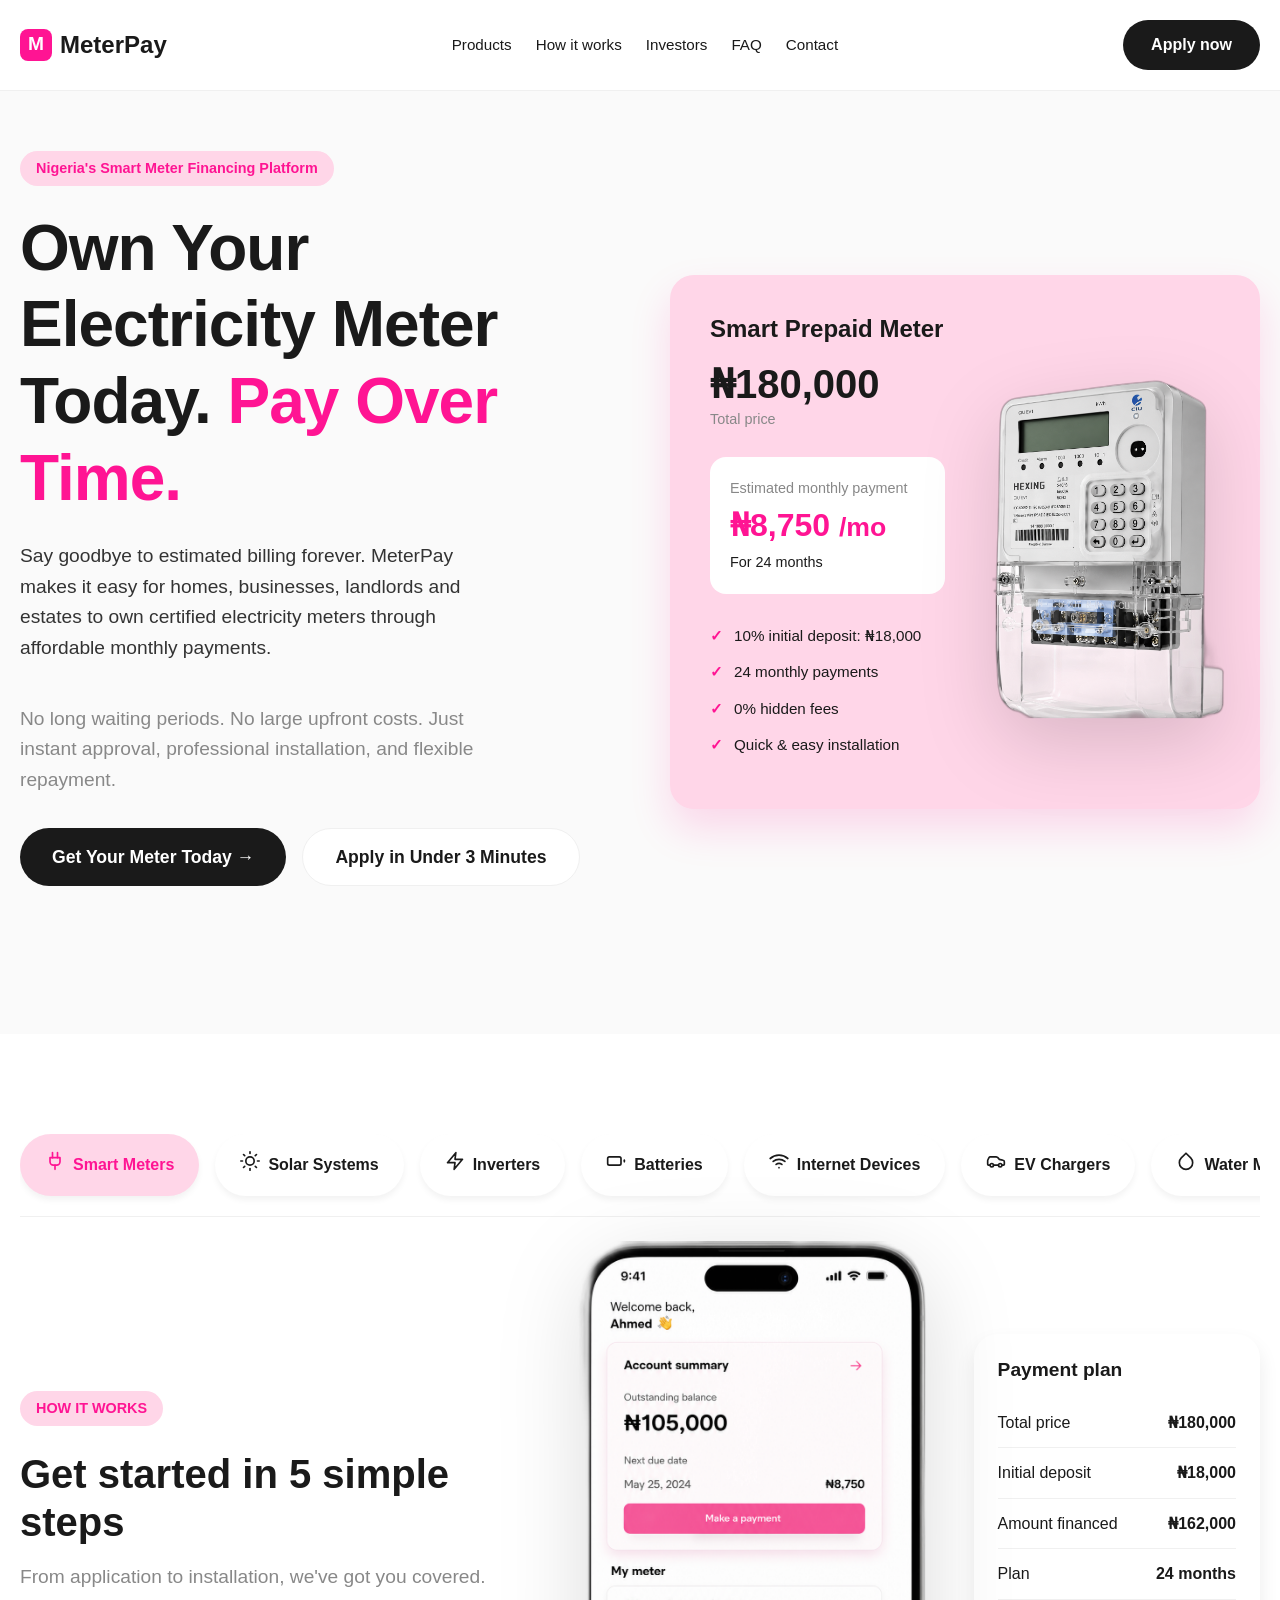
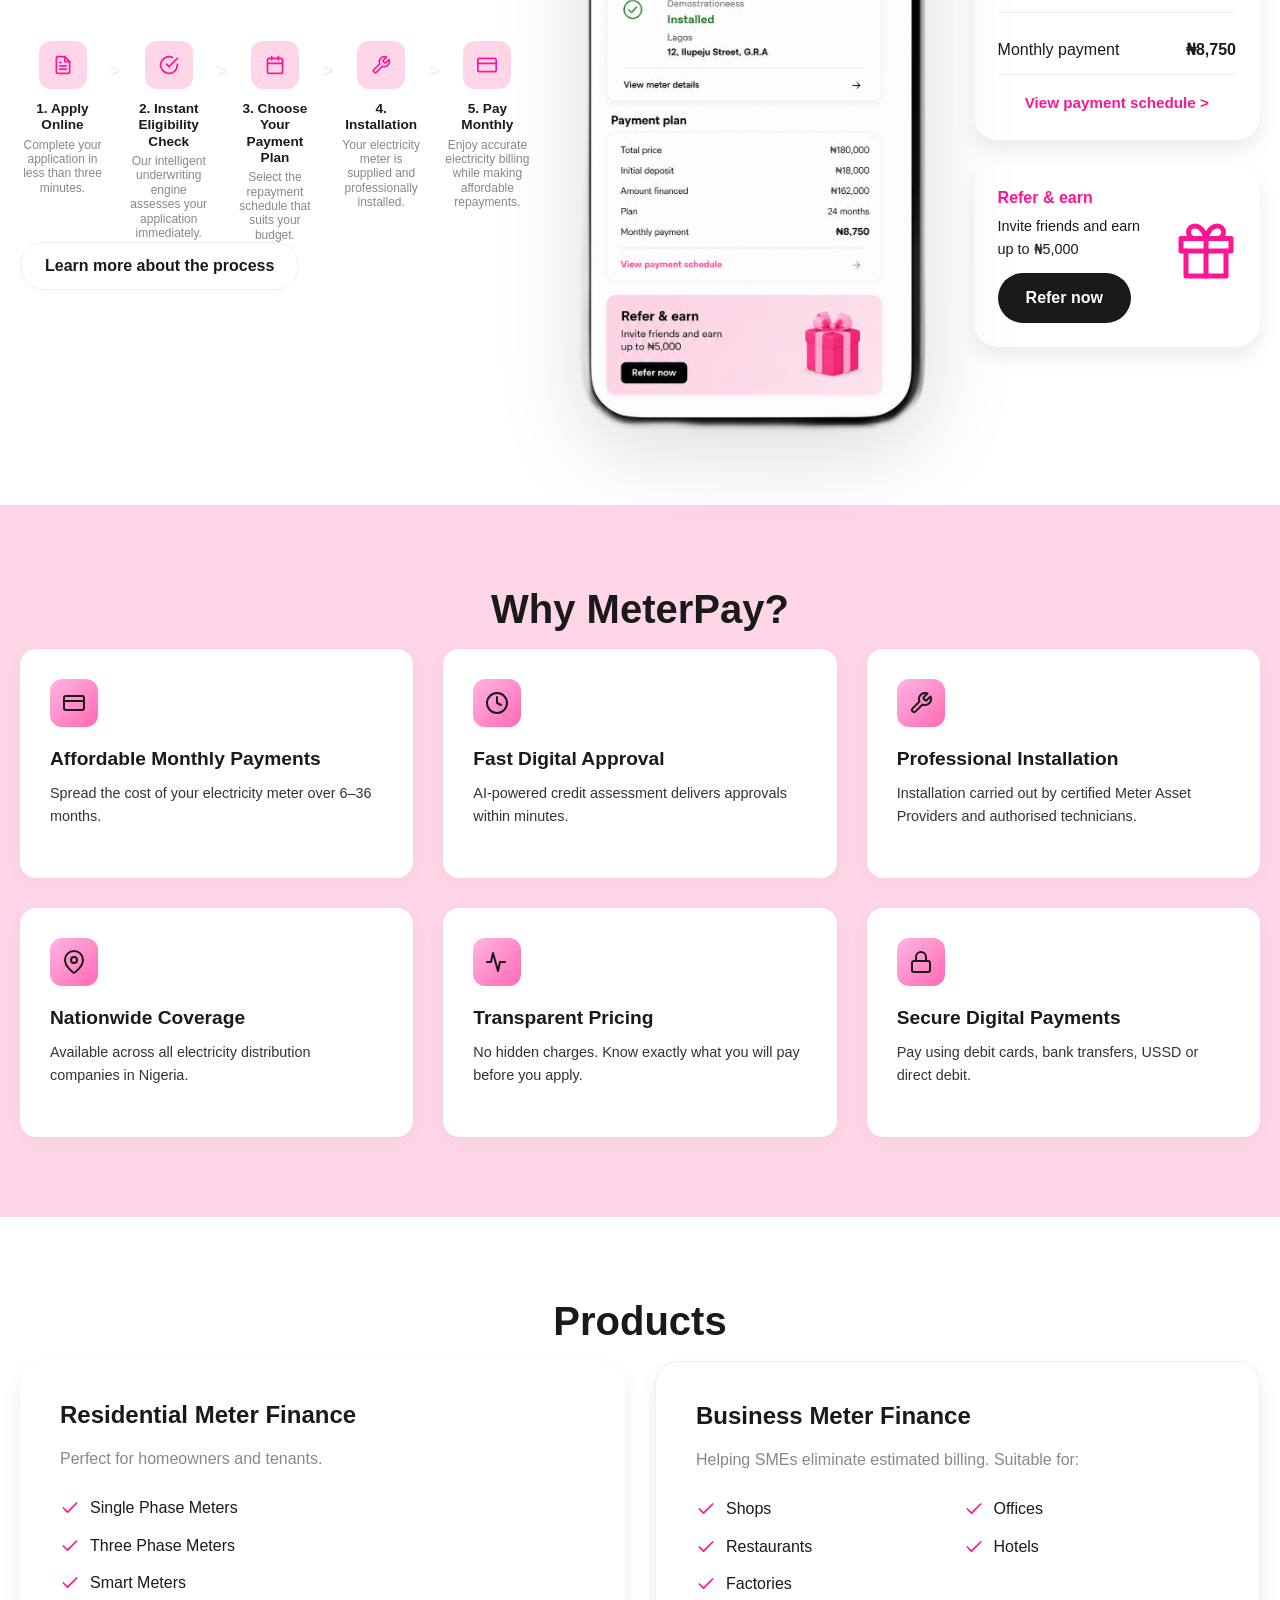
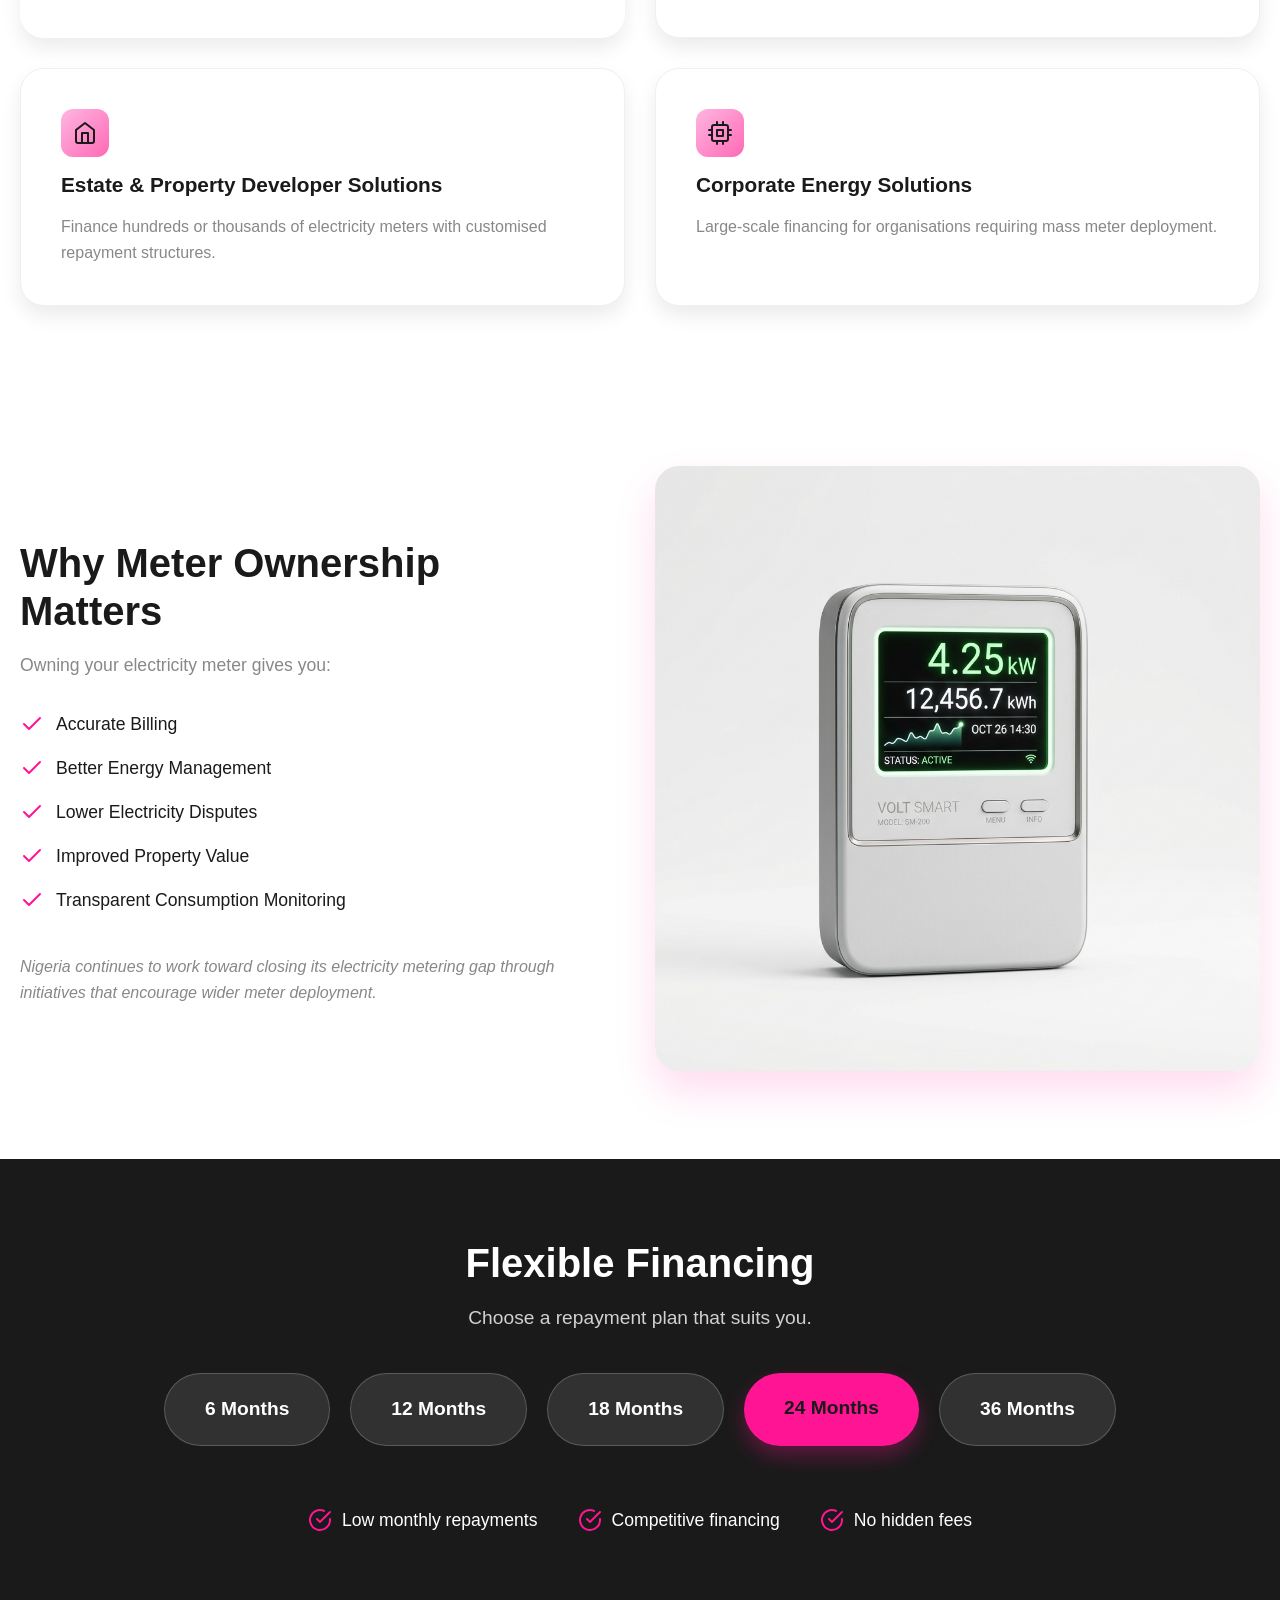
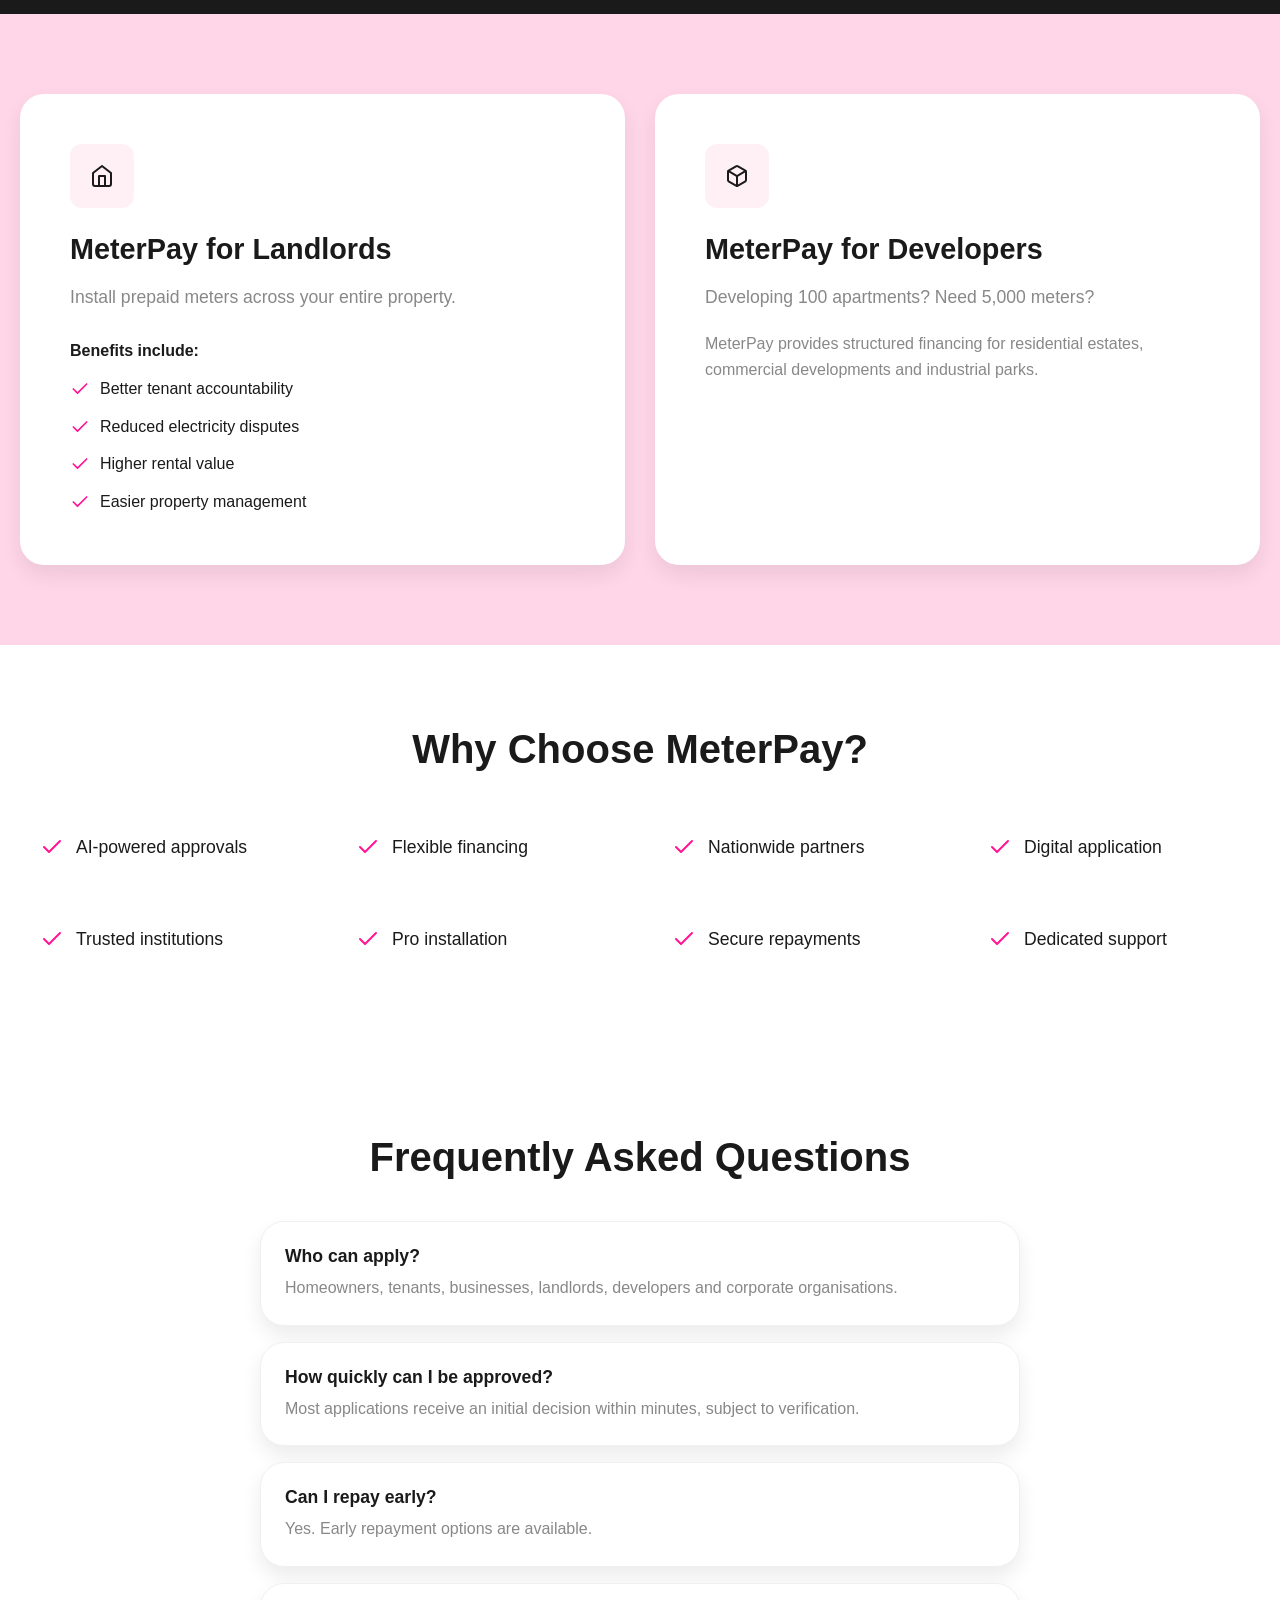
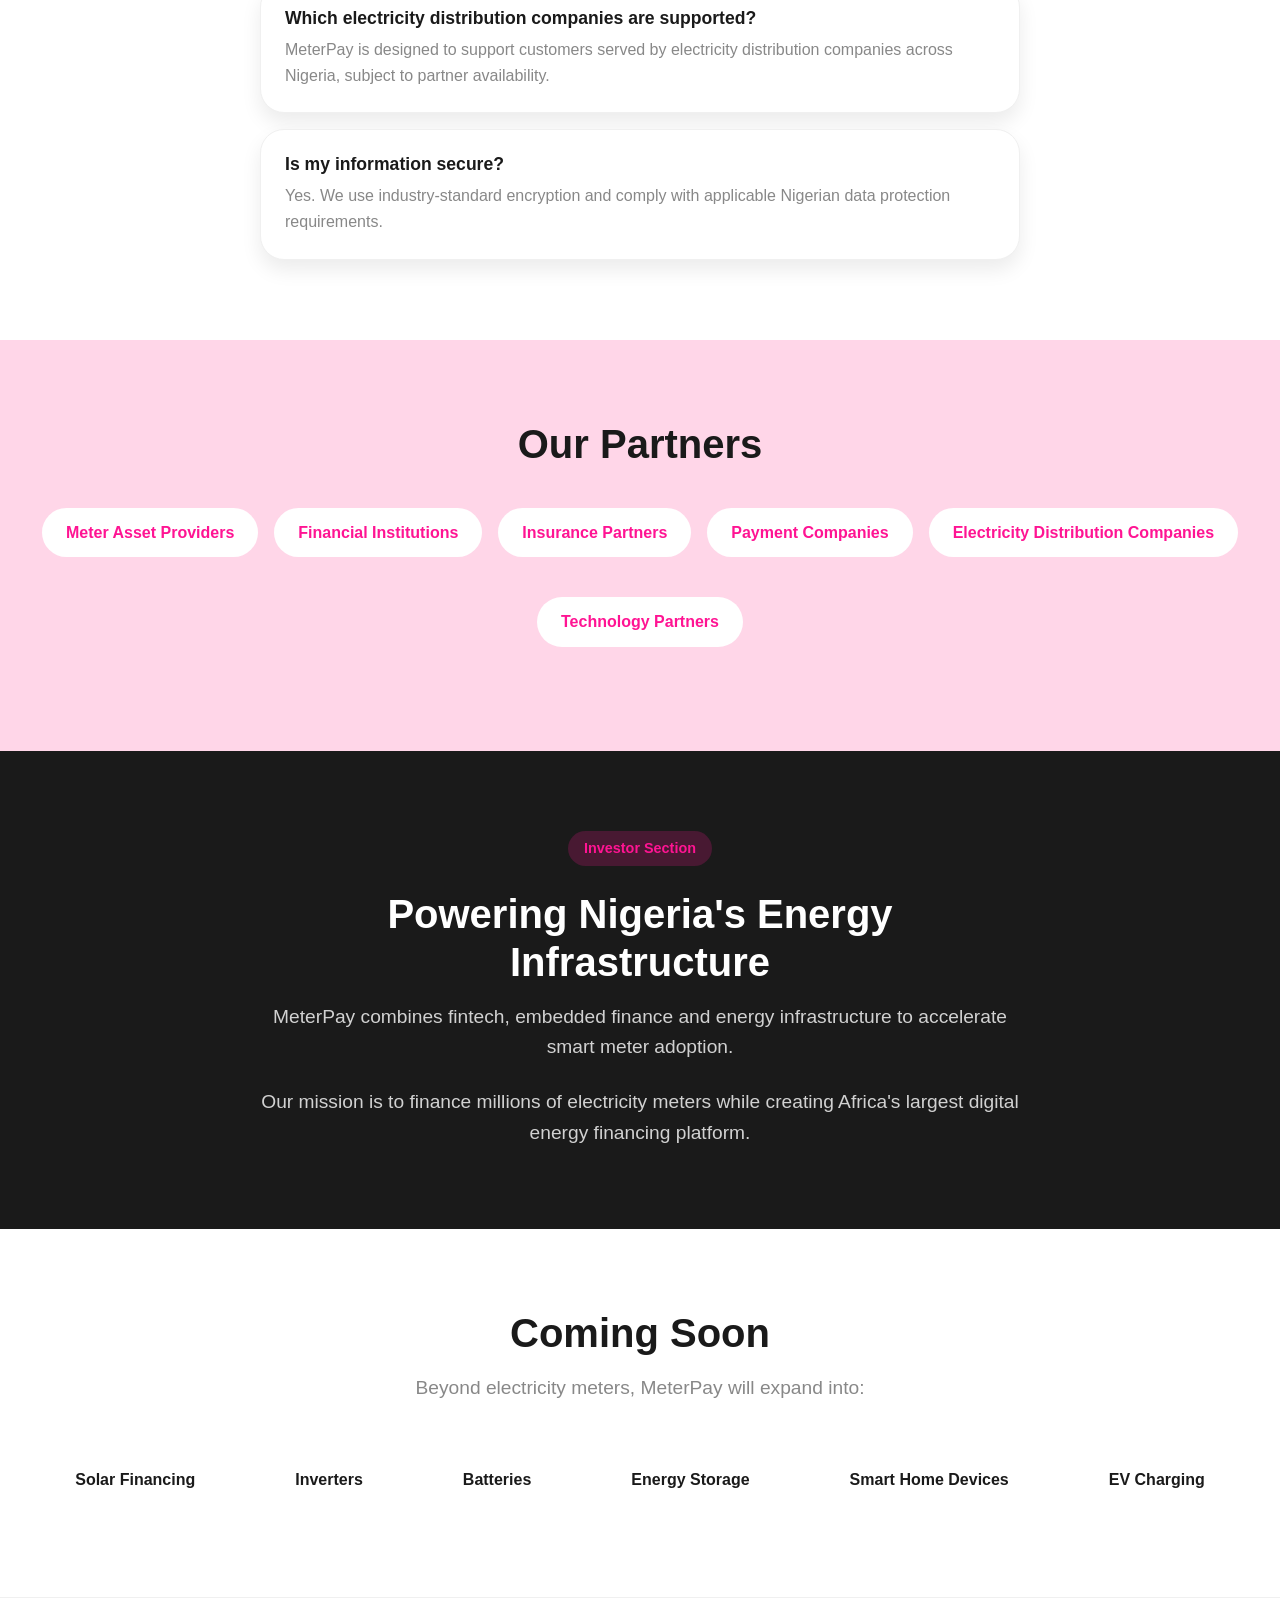
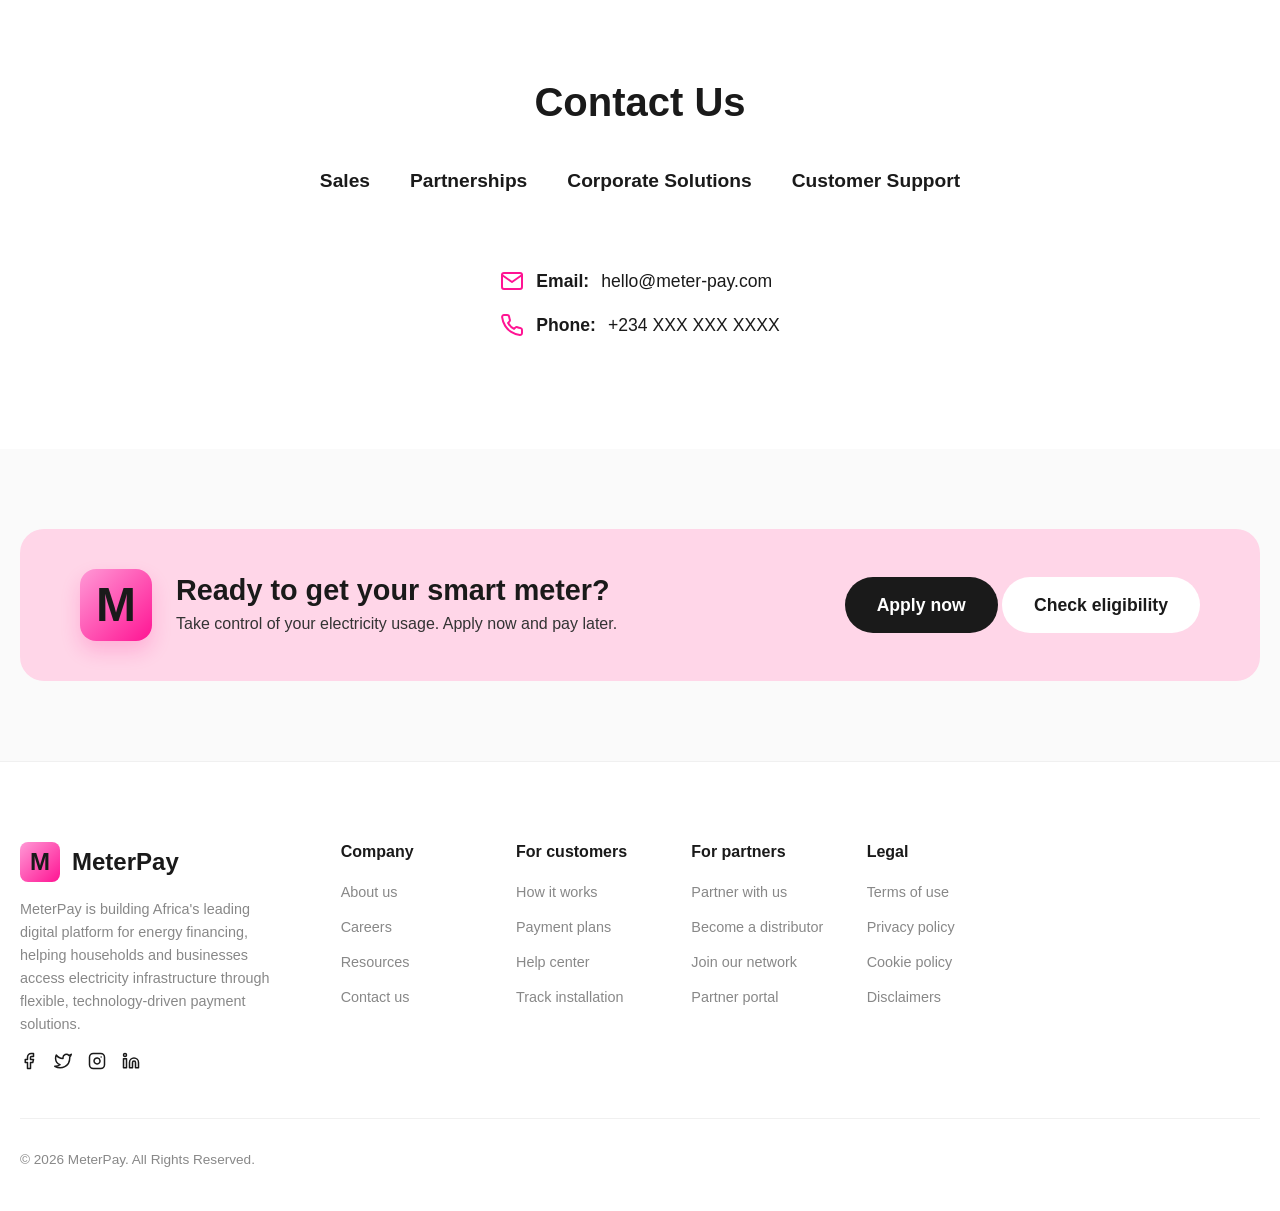
<file: index.html>
<!DOCTYPE html>
<html lang="en">
<head>
    <meta charset="UTF-8">
    <meta name="viewport" content="width=device-width, initial-scale=1.0">
    <title>MeterPay Ecosystem | Africa's Digital Utility Finance Super App</title>
    <meta name="description" content="MeterPay is transforming how Nigerians finance and manage essential infrastructure. Finance, pay for and manage utility services from a single account.">
    <link rel="stylesheet" href="styles/index.css?v=7">
</head>
<body>
    <nav class="navbar">
        <div class="container nav-container">
            <a href="#" class="logo">
                <span class="logo-icon">M</span>
                MeterPay
            </a>
            <div class="nav-links">
                <a href="#products">Products</a>
                <a href="#how-it-works">How it works</a>
                <a href="#investors">Investors</a>
                <a href="#faq">FAQ</a>
                <a href="#contact">Contact</a>
            </div>
            <div class="nav-actions">
                <a href="#apply" class="btn-dark">Apply now</a>
            </div>
            <button class="mobile-menu-btn" aria-label="Toggle menu">
                <span></span>
                <span></span>
                <span></span>
            </button>
        </div>
    </nav>

    <header id="home" class="hero">
        <div class="container hero-container">
            <div class="hero-content">
                <span class="badge">Nigeria's Smart Meter Financing Platform</span>
                <h1>Own Your Electricity Meter Today. <span class="highlight">Pay Over Time.</span></h1>
                <p>Say goodbye to estimated billing forever. MeterPay makes it easy for homes, businesses, landlords and estates to own certified electricity meters through affordable monthly payments.</p>
                <p style="margin-bottom: 32px; color: var(--gray);">No long waiting periods. No large upfront costs. Just instant approval, professional installation, and flexible repayment.</p>
                <div class="hero-actions">
                    <a href="#apply" class="btn-dark btn-large">Get Your Meter Today &rarr;</a>
                    <a href="#apply" class="btn-secondary btn-large btn-outline-border">Apply in Under 3 Minutes</a>
                </div>
            </div>
            <div class="hero-image">
                <div class="product-card-hero">
                    <div class="product-info">
                        <h3>Smart Prepaid Meter</h3>
                        <div class="price">₦180,000 <span class="price-label">Total price</span></div>
                        <div class="monthly">
                            <span class="monthly-label">Estimated monthly payment</span>
                            <span class="monthly-price">₦8,750 <small>/mo</small></span>
                            <span class="monthly-term">For 24 months</span>
                        </div>
                        <ul class="product-benefits">
                            <li>10% initial deposit: ₦18,000</li>
                            <li>24 monthly payments</li>
                            <li>0% hidden fees</li>
                            <li>Quick & easy installation</li>
                        </ul>
                    </div>
                    <div class="product-image-container">
                        <img src="assets/meter.png" alt="Smart Prepaid Meter" class="product-img">
                    </div>
                </div>
            </div>
        </div>
    </header>

    <section id="dashboard-section" class="dashboard-section section bg-white">
        <div class="container">
            <!-- Top Row: Categories -->
            <div class="category-list dashboard-categories">
                <!-- Smart Meters -->
                <div class="category-item active">
                    <span class="cat-icon"><svg width="20" height="20" viewBox="0 0 24 24" fill="none" stroke="currentColor" stroke-width="2" stroke-linecap="round" stroke-linejoin="round"><path d="M12 22v-5"/><path d="M9 8V2"/><path d="M15 8V2"/><path d="M18 8v5a4 4 0 0 1-4 4h-4a4 4 0 0 1-4-4V8Z"/></svg></span>
                    Smart Meters
                </div>
                <!-- Solar Systems -->
                <div class="category-item">
                    <span class="cat-icon"><svg width="20" height="20" viewBox="0 0 24 24" fill="none" stroke="currentColor" stroke-width="2" stroke-linecap="round" stroke-linejoin="round"><circle cx="12" cy="12" r="5"/><path d="M12 1v2"/><path d="M12 21v2"/><path d="M4.22 4.22l1.42 1.42"/><path d="M18.36 18.36l1.42 1.42"/><path d="M1 12h2"/><path d="M21 12h2"/><path d="M4.22 19.78l1.42-1.42"/><path d="M18.36 5.64l1.42-1.42"/></svg></span>
                    Solar Systems
                </div>
                <!-- Inverters -->
                <div class="category-item">
                    <span class="cat-icon"><svg width="20" height="20" viewBox="0 0 24 24" fill="none" stroke="currentColor" stroke-width="2" stroke-linecap="round" stroke-linejoin="round"><polygon points="13 2 3 14 12 14 11 22 21 10 12 10 13 2"/></svg></span>
                    Inverters
                </div>
                <!-- Batteries -->
                <div class="category-item">
                    <span class="cat-icon"><svg width="20" height="20" viewBox="0 0 24 24" fill="none" stroke="currentColor" stroke-width="2" stroke-linecap="round" stroke-linejoin="round"><rect x="2" y="7" width="16" height="10" rx="2" ry="2"/><line x1="22" y1="11" x2="22" y2="13"/></svg></span>
                    Batteries
                </div>
                <!-- Internet Devices -->
                <div class="category-item">
                    <span class="cat-icon"><svg width="20" height="20" viewBox="0 0 24 24" fill="none" stroke="currentColor" stroke-width="2" stroke-linecap="round" stroke-linejoin="round"><path d="M5 12.55a11 11 0 0 1 14.08 0"/><path d="M1.42 9a16 16 0 0 1 21.16 0"/><path d="M8.53 16.11a6 6 0 0 1 6.95 0"/><line x1="12" y1="20" x2="12.01" y2="20"/></svg></span>
                    Internet Devices
                </div>
                <!-- EV Chargers -->
                <div class="category-item">
                    <span class="cat-icon"><svg width="20" height="20" viewBox="0 0 24 24" fill="none" stroke="currentColor" stroke-width="2" stroke-linecap="round" stroke-linejoin="round"><path d="M19 17h2c.6 0 1-.4 1-1v-3c0-.9-.7-1.7-1.5-1.9C18.7 10.6 16 10 16 10s-1.3-1.4-2.2-2.3c-.5-.4-1.1-.7-1.8-.7H5c-.6 0-1.1.4-1.4.9l-1.4 2.9A3.7 3.7 0 0 0 2 12v4c0 .6.4 1 1 1h2"/><circle cx="7" cy="17" r="2"/><path d="M9 17h6"/><circle cx="17" cy="17" r="2"/></svg></span>
                    EV Chargers
                </div>
                <!-- Water Meters -->
                <div class="category-item">
                    <span class="cat-icon"><svg width="20" height="20" viewBox="0 0 24 24" fill="none" stroke="currentColor" stroke-width="2" stroke-linecap="round" stroke-linejoin="round"><path d="M12 2.69l5.66 5.66a8 8 0 1 1-11.31 0z"/></svg></span>
                    Water Meters
                </div>
            </div>

            <!-- Bottom Layout: 3 Columns -->
            <div class="dashboard-grid">
                <!-- Column 1: How it works -->
                <div class="dashboard-col-left">
                    <span class="badge badge-outline">HOW IT WORKS</span>
                    <h2 class="section-title text-left mt-2">Get started in 5 simple steps</h2>
                    <p class="section-subtitle text-left">From application to installation, we've got you covered.</p>
                    
                    <div class="steps-horizontal">
                        <div class="step-h">
                            <div class="step-icon-bg"><svg width="20" height="20" viewBox="0 0 24 24" fill="none" stroke="currentColor" stroke-width="2" stroke-linecap="round" stroke-linejoin="round"><path d="M14 2H6a2 2 0 0 0-2 2v16a2 2 0 0 0 2 2h12a2 2 0 0 0 2-2V8z"/><polyline points="14 2 14 8 20 8"/><line x1="16" y1="13" x2="8" y2="13"/><line x1="16" y1="17" x2="8" y2="17"/><polyline points="10 9 9 9 8 9"/></svg></div>
                            <h4>1. Apply Online</h4>
                            <p>Complete your application in less than three minutes.</p>
                        </div>
                        <div class="step-arrow">&gt;</div>
                        <div class="step-h">
                            <div class="step-icon-bg"><svg width="20" height="20" viewBox="0 0 24 24" fill="none" stroke="currentColor" stroke-width="2" stroke-linecap="round" stroke-linejoin="round"><path d="M22 11.08V12a10 10 0 1 1-5.93-9.14"/><polyline points="22 4 12 14.01 9 11.01"/></svg></div>
                            <h4>2. Instant Eligibility Check</h4>
                            <p>Our intelligent underwriting engine assesses your application immediately.</p>
                        </div>
                        <div class="step-arrow">&gt;</div>
                        <div class="step-h">
                            <div class="step-icon-bg"><svg width="20" height="20" viewBox="0 0 24 24" fill="none" stroke="currentColor" stroke-width="2" stroke-linecap="round" stroke-linejoin="round"><rect x="3" y="4" width="18" height="18" rx="2" ry="2"/><line x1="16" y1="2" x2="16" y2="6"/><line x1="8" y1="2" x2="8" y2="6"/><line x1="3" y1="10" x2="21" y2="10"/></svg></div>
                            <h4>3. Choose Your Payment Plan</h4>
                            <p>Select the repayment schedule that suits your budget.</p>
                        </div>
                        <div class="step-arrow">&gt;</div>
                        <div class="step-h">
                            <div class="step-icon-bg"><svg width="20" height="20" viewBox="0 0 24 24" fill="none" stroke="currentColor" stroke-width="2" stroke-linecap="round" stroke-linejoin="round"><path d="M14.7 6.3a1 1 0 0 0 0 1.4l1.6 1.6a1 1 0 0 0 1.4 0l3.77-3.77a6 6 0 0 1-7.94 7.94l-6.91 6.91a2.12 2.12 0 0 1-3-3l6.91-6.91a6 6 0 0 1 7.94-7.94l-3.76 3.76z"/></svg></div>
                            <h4>4. Installation</h4>
                            <p>Your electricity meter is supplied and professionally installed.</p>
                        </div>
                        <div class="step-arrow">&gt;</div>
                        <div class="step-h">
                            <div class="step-icon-bg"><svg width="20" height="20" viewBox="0 0 24 24" fill="none" stroke="currentColor" stroke-width="2" stroke-linecap="round" stroke-linejoin="round"><rect x="1" y="4" width="22" height="16" rx="2" ry="2"/><line x1="1" y1="10" x2="23" y2="10"/></svg></div>
                            <h4>5. Pay Monthly</h4>
                            <p>Enjoy accurate electricity billing while making affordable repayments.</p>
                        </div>
                    </div>
                    
                    <a href="#process" class="btn-secondary btn-outline-border mt-4">Learn more about the process</a>
                </div>

                <!-- Column 2: Mobile App Image -->
                <div class="dashboard-col-mid">
                    <img src="assets/mobile.png" alt="MeterPay App Interface" class="app-mockup-img">
                </div>

                <!-- Column 3: Cards -->
                <div class="dashboard-col-right">
                    <!-- Payment Plan Card -->
                    <div class="dashboard-card plan-card">
                        <h4 class="card-title">Payment plan</h4>
                        <div class="plan-row"><span>Total price</span><strong>₦180,000</strong></div>
                        <div class="plan-row"><span>Initial deposit</span><strong>₦18,000</strong></div>
                        <div class="plan-row"><span>Amount financed</span><strong>₦162,000</strong></div>
                        <div class="plan-row"><span>Plan</span><strong>24 months</strong></div>
                        <div class="plan-divider"></div>
                        <div class="plan-row total-row"><span>Monthly payment</span><strong>₦8,750</strong></div>
                        <a href="#" class="view-schedule-link">View payment schedule &gt;</a>
                    </div>

                    <!-- Refer & Earn Card -->
                    <div class="dashboard-card refer-card bg-light-pink">
                        <div class="refer-content">
                            <h4 class="card-title">Refer & earn</h4>
                            <p>Invite friends and earn up to ₦5,000</p>
                            <a href="#" class="btn-dark mt-2">Refer now</a>
                        </div>
                        <div class="refer-img">
                            <svg width="60" height="60" viewBox="0 0 24 24" fill="none" stroke="var(--primary)" stroke-width="2" stroke-linecap="round" stroke-linejoin="round"><polyline points="20 12 20 22 4 22 4 12"></polyline><rect x="2" y="7" width="20" height="5"></rect><line x1="12" y1="22" x2="12" y2="7"></line><path d="M12 7H7.5a2.5 2.5 0 0 1 0-5C11 2 12 7 12 7z"></path><path d="M12 7h4.5a2.5 2.5 0 0 0 0-5C13 2 12 7 12 7z"></path></svg>
                        </div>
                    </div>
                </div>
            </div>
        </div>
    </section>

        <section id="why-meterpay" class="features-grid-section section bg-light-pink">
        <div class="container">
            <h2 class="section-title text-center">Why MeterPay?</h2>
            <div class="grid-3">
                <div class="feature-card-clean bg-white">
                    <div class="icon-wrap-pink"><svg width="24" height="24" viewBox="0 0 24 24" fill="none" stroke="currentColor" stroke-width="2" stroke-linecap="round" stroke-linejoin="round"><rect x="2" y="5" width="20" height="14" rx="2" ry="2"/><line x1="2" y1="10" x2="22" y2="10"/></svg></div>
                    <h3>Affordable Monthly Payments</h3>
                    <p>Spread the cost of your electricity meter over 6–36 months.</p>
                </div>
                <div class="feature-card-clean bg-white">
                    <div class="icon-wrap-pink"><svg width="24" height="24" viewBox="0 0 24 24" fill="none" stroke="currentColor" stroke-width="2" stroke-linecap="round" stroke-linejoin="round"><circle cx="12" cy="12" r="10"/><polyline points="12 6 12 12 16 14"/></svg></div>
                    <h3>Fast Digital Approval</h3>
                    <p>AI-powered credit assessment delivers approvals within minutes.</p>
                </div>
                <div class="feature-card-clean bg-white">
                    <div class="icon-wrap-pink"><svg width="24" height="24" viewBox="0 0 24 24" fill="none" stroke="currentColor" stroke-width="2" stroke-linecap="round" stroke-linejoin="round"><path d="M14.7 6.3a1 1 0 0 0 0 1.4l1.6 1.6a1 1 0 0 0 1.4 0l3.77-3.77a6 6 0 0 1-7.94 7.94l-6.91 6.91a2.12 2.12 0 0 1-3-3l6.91-6.91a6 6 0 0 1 7.94-7.94l-3.76 3.76z"/></svg></div>
                    <h3>Professional Installation</h3>
                    <p>Installation carried out by certified Meter Asset Providers and authorised technicians.</p>
                </div>
                <div class="feature-card-clean bg-white">
                    <div class="icon-wrap-pink"><svg width="24" height="24" viewBox="0 0 24 24" fill="none" stroke="currentColor" stroke-width="2" stroke-linecap="round" stroke-linejoin="round"><path d="M21 10c0 7-9 13-9 13s-9-6-9-13a9 9 0 0 1 18 0z"/><circle cx="12" cy="10" r="3"/></svg></div>
                    <h3>Nationwide Coverage</h3>
                    <p>Available across all electricity distribution companies in Nigeria.</p>
                </div>
                <div class="feature-card-clean bg-white">
                    <div class="icon-wrap-pink"><svg width="24" height="24" viewBox="0 0 24 24" fill="none" stroke="currentColor" stroke-width="2" stroke-linecap="round" stroke-linejoin="round"><path d="M2 12h4l2-9 5 18 2-9h5"/></svg></div>
                    <h3>Transparent Pricing</h3>
                    <p>No hidden charges. Know exactly what you will pay before you apply.</p>
                </div>
                <div class="feature-card-clean bg-white">
                    <div class="icon-wrap-pink"><svg width="24" height="24" viewBox="0 0 24 24" fill="none" stroke="currentColor" stroke-width="2" stroke-linecap="round" stroke-linejoin="round"><rect x="3" y="11" width="18" height="11" rx="2" ry="2"/><path d="M7 11V7a5 5 0 0 1 10 0v4"/></svg></div>
                    <h3>Secure Digital Payments</h3>
                    <p>Pay using debit cards, bank transfers, USSD or direct debit.</p>
                </div>
            </div>
        </div>
    </section>

    <section id="products" class="products-section section bg-white">
        <div class="container">
            <h2 class="section-title text-center">Products</h2>
            <div class="grid-2">
                <div class="dashboard-card bg-light-pink" style="padding: 40px;">
                    <h3 style="font-size: 1.5rem; margin-bottom: 16px;">Residential Meter Finance</h3>
                    <p style="color: var(--gray); margin-bottom: 24px;">Perfect for homeowners and tenants.</p>
                    <ul style="list-style: none; padding: 0;">
                        <li style="margin-bottom: 12px; display: flex; align-items: center; gap: 10px;"><svg width="20" height="20" viewBox="0 0 24 24" fill="none" stroke="var(--primary)" stroke-width="2" stroke-linecap="round" stroke-linejoin="round"><polyline points="20 6 9 17 4 12"></polyline></svg> Single Phase Meters</li>
                        <li style="margin-bottom: 12px; display: flex; align-items: center; gap: 10px;"><svg width="20" height="20" viewBox="0 0 24 24" fill="none" stroke="var(--primary)" stroke-width="2" stroke-linecap="round" stroke-linejoin="round"><polyline points="20 6 9 17 4 12"></polyline></svg> Three Phase Meters</li>
                        <li style="display: flex; align-items: center; gap: 10px;"><svg width="20" height="20" viewBox="0 0 24 24" fill="none" stroke="var(--primary)" stroke-width="2" stroke-linecap="round" stroke-linejoin="round"><polyline points="20 6 9 17 4 12"></polyline></svg> Smart Meters</li>
                    </ul>
                </div>
                <div class="dashboard-card" style="padding: 40px; border: 1px solid var(--gray-light);">
                    <h3 style="font-size: 1.5rem; margin-bottom: 16px;">Business Meter Finance</h3>
                    <p style="color: var(--gray); margin-bottom: 24px;">Helping SMEs eliminate estimated billing. Suitable for:</p>
                    <ul style="list-style: none; padding: 0; display: grid; grid-template-columns: 1fr 1fr; gap: 12px;">
                        <li style="display: flex; align-items: center; gap: 10px;"><svg width="20" height="20" viewBox="0 0 24 24" fill="none" stroke="var(--primary)" stroke-width="2" stroke-linecap="round" stroke-linejoin="round"><polyline points="20 6 9 17 4 12"></polyline></svg> Shops</li>
                        <li style="display: flex; align-items: center; gap: 10px;"><svg width="20" height="20" viewBox="0 0 24 24" fill="none" stroke="var(--primary)" stroke-width="2" stroke-linecap="round" stroke-linejoin="round"><polyline points="20 6 9 17 4 12"></polyline></svg> Offices</li>
                        <li style="display: flex; align-items: center; gap: 10px;"><svg width="20" height="20" viewBox="0 0 24 24" fill="none" stroke="var(--primary)" stroke-width="2" stroke-linecap="round" stroke-linejoin="round"><polyline points="20 6 9 17 4 12"></polyline></svg> Restaurants</li>
                        <li style="display: flex; align-items: center; gap: 10px;"><svg width="20" height="20" viewBox="0 0 24 24" fill="none" stroke="var(--primary)" stroke-width="2" stroke-linecap="round" stroke-linejoin="round"><polyline points="20 6 9 17 4 12"></polyline></svg> Hotels</li>
                        <li style="display: flex; align-items: center; gap: 10px;"><svg width="20" height="20" viewBox="0 0 24 24" fill="none" stroke="var(--primary)" stroke-width="2" stroke-linecap="round" stroke-linejoin="round"><polyline points="20 6 9 17 4 12"></polyline></svg> Factories</li>
                    </ul>
                </div>
                <div class="dashboard-card" style="padding: 40px; border: 1px solid var(--gray-light);">
                    <div class="icon-wrap-pink" style="margin-bottom: 16px;"><svg width="24" height="24" viewBox="0 0 24 24" fill="none" stroke="currentColor" stroke-width="2" stroke-linecap="round" stroke-linejoin="round"><path d="M3 9l9-7 9 7v11a2 2 0 0 1-2 2H5a2 2 0 0 1-2-2z"></path><polyline points="9 22 9 12 15 12 15 22"></polyline></svg></div>
                    <h3 style="font-size: 1.3rem; margin-bottom: 16px;">Estate & Property Developer Solutions</h3>
                    <p style="color: var(--gray); line-height: 1.6;">Finance hundreds or thousands of electricity meters with customised repayment structures.</p>
                </div>
                <div class="dashboard-card" style="padding: 40px; border: 1px solid var(--gray-light);">
                    <div class="icon-wrap-pink" style="margin-bottom: 16px;"><svg width="24" height="24" viewBox="0 0 24 24" fill="none" stroke="currentColor" stroke-width="2" stroke-linecap="round" stroke-linejoin="round"><rect x="4" y="4" width="16" height="16" rx="2" ry="2"></rect><rect x="9" y="9" width="6" height="6"></rect><line x1="9" y1="1" x2="9" y2="4"></line><line x1="15" y1="1" x2="15" y2="4"></line><line x1="9" y1="20" x2="9" y2="23"></line><line x1="15" y1="20" x2="15" y2="23"></line><line x1="20" y1="9" x2="23" y2="9"></line><line x1="20" y1="14" x2="23" y2="14"></line><line x1="1" y1="9" x2="4" y2="9"></line><line x1="1" y1="14" x2="4" y2="14"></line></svg></div>
                    <h3 style="font-size: 1.3rem; margin-bottom: 16px;">Corporate Energy Solutions</h3>
                    <p style="color: var(--gray); line-height: 1.6;">Large-scale financing for organisations requiring mass meter deployment.</p>
                </div>
            </div>
        </div>
    </section>

    <section id="ownership-matters" class="ownership-section section bg-white">
        <div class="container">
            <div class="grid-2 align-items-center">
                <div style="padding-right: 40px;">
                    <h2 class="section-title">Why Meter Ownership Matters</h2>
                    <p style="color: var(--gray); font-size: 1.1rem; margin-bottom: 30px;">Owning your electricity meter gives you:</p>
                    <ul class="checklist" style="list-style: none; padding: 0; display: flex; flex-direction: column; gap: 16px; margin-bottom: 40px;">
                        <li style="display: flex; align-items: center; gap: 12px; font-size: 1.1rem; font-weight: 500;"><svg width="24" height="24" viewBox="0 0 24 24" fill="none" stroke="var(--primary)" stroke-width="2" stroke-linecap="round" stroke-linejoin="round"><polyline points="20 6 9 17 4 12"></polyline></svg> Accurate Billing</li>
                        <li style="display: flex; align-items: center; gap: 12px; font-size: 1.1rem; font-weight: 500;"><svg width="24" height="24" viewBox="0 0 24 24" fill="none" stroke="var(--primary)" stroke-width="2" stroke-linecap="round" stroke-linejoin="round"><polyline points="20 6 9 17 4 12"></polyline></svg> Better Energy Management</li>
                        <li style="display: flex; align-items: center; gap: 12px; font-size: 1.1rem; font-weight: 500;"><svg width="24" height="24" viewBox="0 0 24 24" fill="none" stroke="var(--primary)" stroke-width="2" stroke-linecap="round" stroke-linejoin="round"><polyline points="20 6 9 17 4 12"></polyline></svg> Lower Electricity Disputes</li>
                        <li style="display: flex; align-items: center; gap: 12px; font-size: 1.1rem; font-weight: 500;"><svg width="24" height="24" viewBox="0 0 24 24" fill="none" stroke="var(--primary)" stroke-width="2" stroke-linecap="round" stroke-linejoin="round"><polyline points="20 6 9 17 4 12"></polyline></svg> Improved Property Value</li>
                        <li style="display: flex; align-items: center; gap: 12px; font-size: 1.1rem; font-weight: 500;"><svg width="24" height="24" viewBox="0 0 24 24" fill="none" stroke="var(--primary)" stroke-width="2" stroke-linecap="round" stroke-linejoin="round"><polyline points="20 6 9 17 4 12"></polyline></svg> Transparent Consumption Monitoring</li>
                    </ul>
                    <p style="color: var(--gray); font-style: italic;">Nigeria continues to work toward closing its electricity metering gap through initiatives that encourage wider meter deployment.</p>
                </div>
                <div>
                    <img src="assets/smart_meter.png" alt="Smart Meter Interface" style="max-width: 100%; border-radius: var(--radius-lg); box-shadow: var(--shadow-lg);">
                </div>
            </div>
        </div>
    </section>

    <section id="flexible-financing" class="financing-section section bg-dark text-white text-center">
        <div class="container">
            <h2 class="section-title text-white">Flexible Financing</h2>
            <p style="font-size: 1.2rem; margin-bottom: 40px; color: rgba(255,255,255,0.8);">Choose a repayment plan that suits you.</p>
            <div style="display: flex; flex-wrap: wrap; justify-content: center; gap: 20px; margin-bottom: 60px;">
                <div style="background: rgba(255,255,255,0.1); padding: 20px 40px; border-radius: 100px; font-weight: 600; font-size: 1.2rem; border: 1px solid rgba(255,255,255,0.2);">6 Months</div>
                <div style="background: rgba(255,255,255,0.1); padding: 20px 40px; border-radius: 100px; font-weight: 600; font-size: 1.2rem; border: 1px solid rgba(255,255,255,0.2);">12 Months</div>
                <div style="background: rgba(255,255,255,0.1); padding: 20px 40px; border-radius: 100px; font-weight: 600; font-size: 1.2rem; border: 1px solid rgba(255,255,255,0.2);">18 Months</div>
                <div style="background: var(--primary); padding: 20px 40px; border-radius: 100px; font-weight: 600; font-size: 1.2rem; color: var(--dark); box-shadow: 0 10px 20px rgba(255,20,147,0.3);">24 Months</div>
                <div style="background: rgba(255,255,255,0.1); padding: 20px 40px; border-radius: 100px; font-weight: 600; font-size: 1.2rem; border: 1px solid rgba(255,255,255,0.2);">36 Months</div>
            </div>
            <div style="display: flex; justify-content: center; gap: 40px; flex-wrap: wrap;">
                <div style="display: flex; align-items: center; gap: 10px; font-size: 1.1rem;"><svg width="24" height="24" viewBox="0 0 24 24" fill="none" stroke="var(--primary)" stroke-width="2" stroke-linecap="round" stroke-linejoin="round"><path d="M22 11.08V12a10 10 0 1 1-5.93-9.14"/><polyline points="22 4 12 14.01 9 11.01"/></svg> Low monthly repayments</div>
                <div style="display: flex; align-items: center; gap: 10px; font-size: 1.1rem;"><svg width="24" height="24" viewBox="0 0 24 24" fill="none" stroke="var(--primary)" stroke-width="2" stroke-linecap="round" stroke-linejoin="round"><path d="M22 11.08V12a10 10 0 1 1-5.93-9.14"/><polyline points="22 4 12 14.01 9 11.01"/></svg> Competitive financing</div>
                <div style="display: flex; align-items: center; gap: 10px; font-size: 1.1rem;"><svg width="24" height="24" viewBox="0 0 24 24" fill="none" stroke="var(--primary)" stroke-width="2" stroke-linecap="round" stroke-linejoin="round"><path d="M22 11.08V12a10 10 0 1 1-5.93-9.14"/><polyline points="22 4 12 14.01 9 11.01"/></svg> No hidden fees</div>
            </div>
        </div>
    </section>

    <section id="landlords-developers" class="landlords-section section bg-light-pink">
        <div class="container">
            <div class="grid-2">
                <div class="dashboard-card bg-white" style="padding: 50px;">
                    <div class="icon-wrap-pink" style="margin-bottom: 24px; background: #fff0f5; width: 64px; height: 64px;"><svg width="32" height="32" viewBox="0 0 24 24" fill="none" stroke="currentColor" stroke-width="2" stroke-linecap="round" stroke-linejoin="round"><path d="M3 9l9-7 9 7v11a2 2 0 0 1-2 2H5a2 2 0 0 1-2-2z"></path><polyline points="9 22 9 12 15 12 15 22"></polyline></svg></div>
                    <h3 style="font-size: 1.8rem; margin-bottom: 16px;">MeterPay for Landlords</h3>
                    <p style="color: var(--gray); margin-bottom: 30px; font-size: 1.1rem;">Install prepaid meters across your entire property.</p>
                    <h4 style="margin-bottom: 16px;">Benefits include:</h4>
                    <ul style="list-style: none; padding: 0; display: flex; flex-direction: column; gap: 12px;">
                        <li style="display: flex; align-items: center; gap: 10px;"><svg width="20" height="20" viewBox="0 0 24 24" fill="none" stroke="var(--primary)" stroke-width="2" stroke-linecap="round" stroke-linejoin="round"><polyline points="20 6 9 17 4 12"></polyline></svg> Better tenant accountability</li>
                        <li style="display: flex; align-items: center; gap: 10px;"><svg width="20" height="20" viewBox="0 0 24 24" fill="none" stroke="var(--primary)" stroke-width="2" stroke-linecap="round" stroke-linejoin="round"><polyline points="20 6 9 17 4 12"></polyline></svg> Reduced electricity disputes</li>
                        <li style="display: flex; align-items: center; gap: 10px;"><svg width="20" height="20" viewBox="0 0 24 24" fill="none" stroke="var(--primary)" stroke-width="2" stroke-linecap="round" stroke-linejoin="round"><polyline points="20 6 9 17 4 12"></polyline></svg> Higher rental value</li>
                        <li style="display: flex; align-items: center; gap: 10px;"><svg width="20" height="20" viewBox="0 0 24 24" fill="none" stroke="var(--primary)" stroke-width="2" stroke-linecap="round" stroke-linejoin="round"><polyline points="20 6 9 17 4 12"></polyline></svg> Easier property management</li>
                    </ul>
                </div>
                <div class="dashboard-card bg-white" style="padding: 50px;">
                    <div class="icon-wrap-pink" style="margin-bottom: 24px; background: #fff0f5; width: 64px; height: 64px;"><svg width="32" height="32" viewBox="0 0 24 24" fill="none" stroke="currentColor" stroke-width="2" stroke-linecap="round" stroke-linejoin="round"><path d="M21 16V8a2 2 0 0 0-1-1.73l-7-4a2 2 0 0 0-2 0l-7 4A2 2 0 0 0 3 8v8a2 2 0 0 0 1 1.73l7 4a2 2 0 0 0 2 0l7-4A2 2 0 0 0 21 16z"></path><polyline points="3.27 6.96 12 12.01 20.73 6.96"></polyline><line x1="12" y1="22.08" x2="12" y2="12"></line></svg></div>
                    <h3 style="font-size: 1.8rem; margin-bottom: 16px;">MeterPay for Developers</h3>
                    <p style="color: var(--gray); margin-bottom: 20px; font-size: 1.1rem; font-weight: 500;">Developing 100 apartments? Need 5,000 meters?</p>
                    <p style="color: var(--gray); line-height: 1.6;">MeterPay provides structured financing for residential estates, commercial developments and industrial parks.</p>
                </div>
            </div>
        </div>
    </section>

    <section id="why-choose" class="why-choose-section section bg-white">
        <div class="container text-center">
            <h2 class="section-title">Why Choose MeterPay?</h2>
            <div class="grid-4" style="margin-top: 40px; text-align: left;">
                <div style="display: flex; align-items: center; gap: 12px; font-size: 1.1rem; font-weight: 500; padding: 20px; background: var(--light); border-radius: var(--radius-md);"><svg width="24" height="24" viewBox="0 0 24 24" fill="none" stroke="var(--primary)" stroke-width="2" stroke-linecap="round" stroke-linejoin="round"><polyline points="20 6 9 17 4 12"></polyline></svg> AI-powered approvals</div>
                <div style="display: flex; align-items: center; gap: 12px; font-size: 1.1rem; font-weight: 500; padding: 20px; background: var(--light); border-radius: var(--radius-md);"><svg width="24" height="24" viewBox="0 0 24 24" fill="none" stroke="var(--primary)" stroke-width="2" stroke-linecap="round" stroke-linejoin="round"><polyline points="20 6 9 17 4 12"></polyline></svg> Flexible financing</div>
                <div style="display: flex; align-items: center; gap: 12px; font-size: 1.1rem; font-weight: 500; padding: 20px; background: var(--light); border-radius: var(--radius-md);"><svg width="24" height="24" viewBox="0 0 24 24" fill="none" stroke="var(--primary)" stroke-width="2" stroke-linecap="round" stroke-linejoin="round"><polyline points="20 6 9 17 4 12"></polyline></svg> Nationwide partners</div>
                <div style="display: flex; align-items: center; gap: 12px; font-size: 1.1rem; font-weight: 500; padding: 20px; background: var(--light); border-radius: var(--radius-md);"><svg width="24" height="24" viewBox="0 0 24 24" fill="none" stroke="var(--primary)" stroke-width="2" stroke-linecap="round" stroke-linejoin="round"><polyline points="20 6 9 17 4 12"></polyline></svg> Digital application</div>
                <div style="display: flex; align-items: center; gap: 12px; font-size: 1.1rem; font-weight: 500; padding: 20px; background: var(--light); border-radius: var(--radius-md);"><svg width="24" height="24" viewBox="0 0 24 24" fill="none" stroke="var(--primary)" stroke-width="2" stroke-linecap="round" stroke-linejoin="round"><polyline points="20 6 9 17 4 12"></polyline></svg> Trusted institutions</div>
                <div style="display: flex; align-items: center; gap: 12px; font-size: 1.1rem; font-weight: 500; padding: 20px; background: var(--light); border-radius: var(--radius-md);"><svg width="24" height="24" viewBox="0 0 24 24" fill="none" stroke="var(--primary)" stroke-width="2" stroke-linecap="round" stroke-linejoin="round"><polyline points="20 6 9 17 4 12"></polyline></svg> Pro installation</div>
                <div style="display: flex; align-items: center; gap: 12px; font-size: 1.1rem; font-weight: 500; padding: 20px; background: var(--light); border-radius: var(--radius-md);"><svg width="24" height="24" viewBox="0 0 24 24" fill="none" stroke="var(--primary)" stroke-width="2" stroke-linecap="round" stroke-linejoin="round"><polyline points="20 6 9 17 4 12"></polyline></svg> Secure repayments</div>
                <div style="display: flex; align-items: center; gap: 12px; font-size: 1.1rem; font-weight: 500; padding: 20px; background: var(--light); border-radius: var(--radius-md);"><svg width="24" height="24" viewBox="0 0 24 24" fill="none" stroke="var(--primary)" stroke-width="2" stroke-linecap="round" stroke-linejoin="round"><polyline points="20 6 9 17 4 12"></polyline></svg> Dedicated support</div>
            </div>
        </div>
    </section>

    <section id="faq" class="faq-section section bg-white">
        <div class="container" style="max-width: 800px;">
            <h2 class="section-title text-center">Frequently Asked Questions</h2>
            <div style="margin-top: 40px; display: flex; flex-direction: column; gap: 16px;">
                <div class="dashboard-card" style="padding: 24px; border: 1px solid var(--gray-light);">
                    <h4 style="font-size: 1.1rem; margin-bottom: 8px;">Who can apply?</h4>
                    <p style="color: var(--gray);">Homeowners, tenants, businesses, landlords, developers and corporate organisations.</p>
                </div>
                <div class="dashboard-card" style="padding: 24px; border: 1px solid var(--gray-light);">
                    <h4 style="font-size: 1.1rem; margin-bottom: 8px;">How quickly can I be approved?</h4>
                    <p style="color: var(--gray);">Most applications receive an initial decision within minutes, subject to verification.</p>
                </div>
                <div class="dashboard-card" style="padding: 24px; border: 1px solid var(--gray-light);">
                    <h4 style="font-size: 1.1rem; margin-bottom: 8px;">Can I repay early?</h4>
                    <p style="color: var(--gray);">Yes. Early repayment options are available.</p>
                </div>
                <div class="dashboard-card" style="padding: 24px; border: 1px solid var(--gray-light);">
                    <h4 style="font-size: 1.1rem; margin-bottom: 8px;">Which electricity distribution companies are supported?</h4>
                    <p style="color: var(--gray);">MeterPay is designed to support customers served by electricity distribution companies across Nigeria, subject to partner availability.</p>
                </div>
                <div class="dashboard-card" style="padding: 24px; border: 1px solid var(--gray-light);">
                    <h4 style="font-size: 1.1rem; margin-bottom: 8px;">Is my information secure?</h4>
                    <p style="color: var(--gray);">Yes. We use industry-standard encryption and comply with applicable Nigerian data protection requirements.</p>
                </div>
            </div>
        </div>
    </section>

    <section id="partners" class="partners-section section bg-light-pink text-center">
        <div class="container">
            <h2 class="section-title">Our Partners</h2>
            <div style="display: flex; flex-wrap: wrap; justify-content: center; gap: 16px; margin-top: 40px;">
                <span class="badge badge-outline" style="font-size: 1rem; padding: 12px 24px; background: var(--white);">Meter Asset Providers</span>
                <span class="badge badge-outline" style="font-size: 1rem; padding: 12px 24px; background: var(--white);">Financial Institutions</span>
                <span class="badge badge-outline" style="font-size: 1rem; padding: 12px 24px; background: var(--white);">Insurance Partners</span>
                <span class="badge badge-outline" style="font-size: 1rem; padding: 12px 24px; background: var(--white);">Payment Companies</span>
                <span class="badge badge-outline" style="font-size: 1rem; padding: 12px 24px; background: var(--white);">Electricity Distribution Companies</span>
                <span class="badge badge-outline" style="font-size: 1rem; padding: 12px 24px; background: var(--white);">Technology Partners</span>
            </div>
        </div>
    </section>

    <section id="investors" class="investor-section section bg-dark text-white text-center">
        <div class="container" style="max-width: 800px;">
            <span class="badge" style="background: rgba(255,20,147,0.2); color: var(--primary);">Investor Section</span>
            <h2 class="section-title text-white mt-2">Powering Nigeria's Energy Infrastructure</h2>
            <p style="font-size: 1.2rem; color: rgba(255,255,255,0.8); margin-bottom: 24px; line-height: 1.6;">MeterPay combines fintech, embedded finance and energy infrastructure to accelerate smart meter adoption.</p>
            <p style="font-size: 1.2rem; color: rgba(255,255,255,0.8); line-height: 1.6;">Our mission is to finance millions of electricity meters while creating Africa's largest digital energy financing platform.</p>
        </div>
    </section>

    <section id="coming-soon" class="coming-soon-section section bg-white text-center">
        <div class="container">
            <h2 class="section-title">Coming Soon</h2>
            <p style="color: var(--gray); font-size: 1.2rem; margin-bottom: 40px;">Beyond electricity meters, MeterPay will expand into:</p>
            <div style="display: flex; flex-wrap: wrap; justify-content: center; gap: 20px;">
                <div style="background: var(--light); padding: 24px 40px; border-radius: var(--radius-md); font-weight: 600;">Solar Financing</div>
                <div style="background: var(--light); padding: 24px 40px; border-radius: var(--radius-md); font-weight: 600;">Inverters</div>
                <div style="background: var(--light); padding: 24px 40px; border-radius: var(--radius-md); font-weight: 600;">Batteries</div>
                <div style="background: var(--light); padding: 24px 40px; border-radius: var(--radius-md); font-weight: 600;">Energy Storage</div>
                <div style="background: var(--light); padding: 24px 40px; border-radius: var(--radius-md); font-weight: 600;">Smart Home Devices</div>
                <div style="background: var(--light); padding: 24px 40px; border-radius: var(--radius-md); font-weight: 600;">EV Charging</div>
            </div>

        </div>
    </section>

    <section id="contact" class="contact-section section bg-white text-center" style="border-top: 1px solid var(--gray-light);">
        <div class="container">
            <h2 class="section-title">Contact Us</h2>
            <div style="display: flex; flex-wrap: wrap; justify-content: center; gap: 40px; margin-top: 40px; margin-bottom: 40px;">
                <div style="font-weight: 600; font-size: 1.2rem;">Sales</div>
                <div style="font-weight: 600; font-size: 1.2rem;">Partnerships</div>
                <div style="font-weight: 600; font-size: 1.2rem;">Corporate Solutions</div>
                <div style="font-weight: 600; font-size: 1.2rem;">Customer Support</div>
            </div>
            <div style="display: inline-flex; flex-direction: column; gap: 16px; text-align: left; background: var(--light); padding: 30px 60px; border-radius: var(--radius-md);">
                <div style="display: flex; align-items: center; gap: 12px; font-size: 1.1rem;"><svg width="24" height="24" viewBox="0 0 24 24" fill="none" stroke="var(--primary)" stroke-width="2" stroke-linecap="round" stroke-linejoin="round"><path d="M4 4h16c1.1 0 2 .9 2 2v12c0 1.1-.9 2-2 2H4c-1.1 0-2-.9-2-2V6c0-1.1.9-2 2-2z"></path><polyline points="22,6 12,13 2,6"></polyline></svg> <strong>Email:</strong> <a href="mailto:hello@meter-pay.com" style="color: var(--dark); text-decoration: none;">hello@meter-pay.com</a></div>
                <div style="display: flex; align-items: center; gap: 12px; font-size: 1.1rem;"><svg width="24" height="24" viewBox="0 0 24 24" fill="none" stroke="var(--primary)" stroke-width="2" stroke-linecap="round" stroke-linejoin="round"><path d="M22 16.92v3a2 2 0 0 1-2.18 2 19.79 19.79 0 0 1-8.63-3.07 19.5 19.5 0 0 1-6-6 19.79 19.79 0 0 1-3.07-8.67A2 2 0 0 1 4.11 2h3a2 2 0 0 1 2 1.72 12.84 12.84 0 0 0 .7 2.81 2 2 0 0 1-.45 2.11L8.09 9.91a16 16 0 0 0 6 6l1.27-1.27a2 2 0 0 1 2.11-.45 12.84 12.84 0 0 0 2.81.7A2 2 0 0 1 22 16.92z"></path></svg> <strong>Phone:</strong> <a href="tel:+2340000000000" style="color: var(--dark); text-decoration: none;">+234 XXX XXX XXXX</a></div>
            </div>
        </div>
    </section>


    <section class="cta section">
        <div class="container">
            <div class="cta-box-horizontal">
                <div class="cta-left">
                    <div class="cta-logo-icon">M</div>
                    <div class="cta-text">
                        <h2>Ready to get your smart meter?</h2>
                        <p>Take control of your electricity usage. Apply now and pay later.</p>
                    </div>
                </div>
                <div class="cta-actions">
                    <a href="#apply" class="btn-dark btn-large">Apply now</a>
                    <a href="#eligibility" class="btn-secondary btn-large btn-white">Check eligibility</a>
                </div>
            </div>
        </div>
    </section>

    <footer class="footer">
        <div class="container">
            <div class="footer-grid">
                <div class="footer-brand">
                    <a href="#" class="logo footer-logo">
                        <span class="logo-icon-pink">M</span>
                        <div>
                            MeterPay
                        </div>
                    </a>
                    <p class="footer-desc">MeterPay is building Africa's leading digital platform for energy financing, helping households and businesses access electricity infrastructure through flexible, technology-driven payment solutions.</p>
                    <div class="social-links">
                        <a href="#"><svg width="18" height="18" viewBox="0 0 24 24" fill="none" stroke="currentColor" stroke-width="2" stroke-linecap="round" stroke-linejoin="round"><path d="M18 2h-3a5 5 0 0 0-5 5v3H7v4h3v8h4v-8h3l1-4h-4V7a1 1 0 0 1 1-1h3z"></path></svg></a>
                        <a href="#"><svg width="18" height="18" viewBox="0 0 24 24" fill="none" stroke="currentColor" stroke-width="2" stroke-linecap="round" stroke-linejoin="round"><path d="M23 3a10.9 10.9 0 0 1-3.14 1.53 4.48 4.48 0 0 0-7.86 3v1A10.66 10.66 0 0 1 3 4s-4 9 5 13a11.64 11.64 0 0 1-7 2c9 5 20 0 20-11.5a4.5 4.5 0 0 0-.08-.83A7.72 7.72 0 0 0 23 3z"></path></svg></a>
                        <a href="#"><svg width="18" height="18" viewBox="0 0 24 24" fill="none" stroke="currentColor" stroke-width="2" stroke-linecap="round" stroke-linejoin="round"><rect x="2" y="2" width="20" height="20" rx="5" ry="5"></rect><path d="M16 11.37A4 4 0 1 1 12.63 8 4 4 0 0 1 16 11.37z"></path><line x1="17.5" y1="6.5" x2="17.51" y2="6.5"></line></svg></a>
                        <a href="#"><svg width="18" height="18" viewBox="0 0 24 24" fill="none" stroke="currentColor" stroke-width="2" stroke-linecap="round" stroke-linejoin="round"><path d="M16 8a6 6 0 0 1 6 6v7h-4v-7a2 2 0 0 0-2-2 2 2 0 0 0-2 2v7h-4v-7a6 6 0 0 1 6-6z"></path><rect x="2" y="9" width="4" height="12"></rect><circle cx="4" cy="4" r="2"></circle></svg></a>
                    </div>
                </div>
                                <div class="footer-links">
                    <h4>Company</h4>
                    <ul>
                        <li><a href="about.html">About us</a></li>
                        <li><a href="careers.html">Careers</a></li>
                        <li><a href="coming-soon.html">Resources</a></li>
                        <li><a href="index.html#contact">Contact us</a></li>
                    </ul>
                </div>
                <div class="footer-links">
                    <h4>For customers</h4>
                    <ul>
                        <li><a href="index.html#how-it-works">How it works</a></li>
                        <li><a href="index.html#products">Payment plans</a></li>
                        <li><a href="coming-soon.html">Help center</a></li>
                        <li><a href="coming-soon.html">Track installation</a></li>
                    </ul>
                </div>
                <div class="footer-links">
                    <h4>For partners</h4>
                    <ul>
                        <li><a href="coming-soon.html">Partner with us</a></li>
                        <li><a href="coming-soon.html">Become a distributor</a></li>
                        <li><a href="coming-soon.html">Join our network</a></li>
                        <li><a href="coming-soon.html">Partner portal</a></li>
                    </ul>
                </div>
                <div class="footer-links">
                    <h4>Legal</h4>
                    <ul>
                        <li><a href="terms.html">Terms of use</a></li>
                        <li><a href="privacy.html">Privacy policy</a></li>
                        <li><a href="cookies.html">Cookie policy</a></li>
                        <li><a href="disclaimers.html">Disclaimers</a></li>
                    </ul>
                </div>
            </div>
            <div class="footer-bottom">
                <p>&copy; 2026 MeterPay. All Rights Reserved.</p>
            </div>
        </div>
    </footer>
    <script src="scripts/main.js"></script>
</body>
</html>
</file>
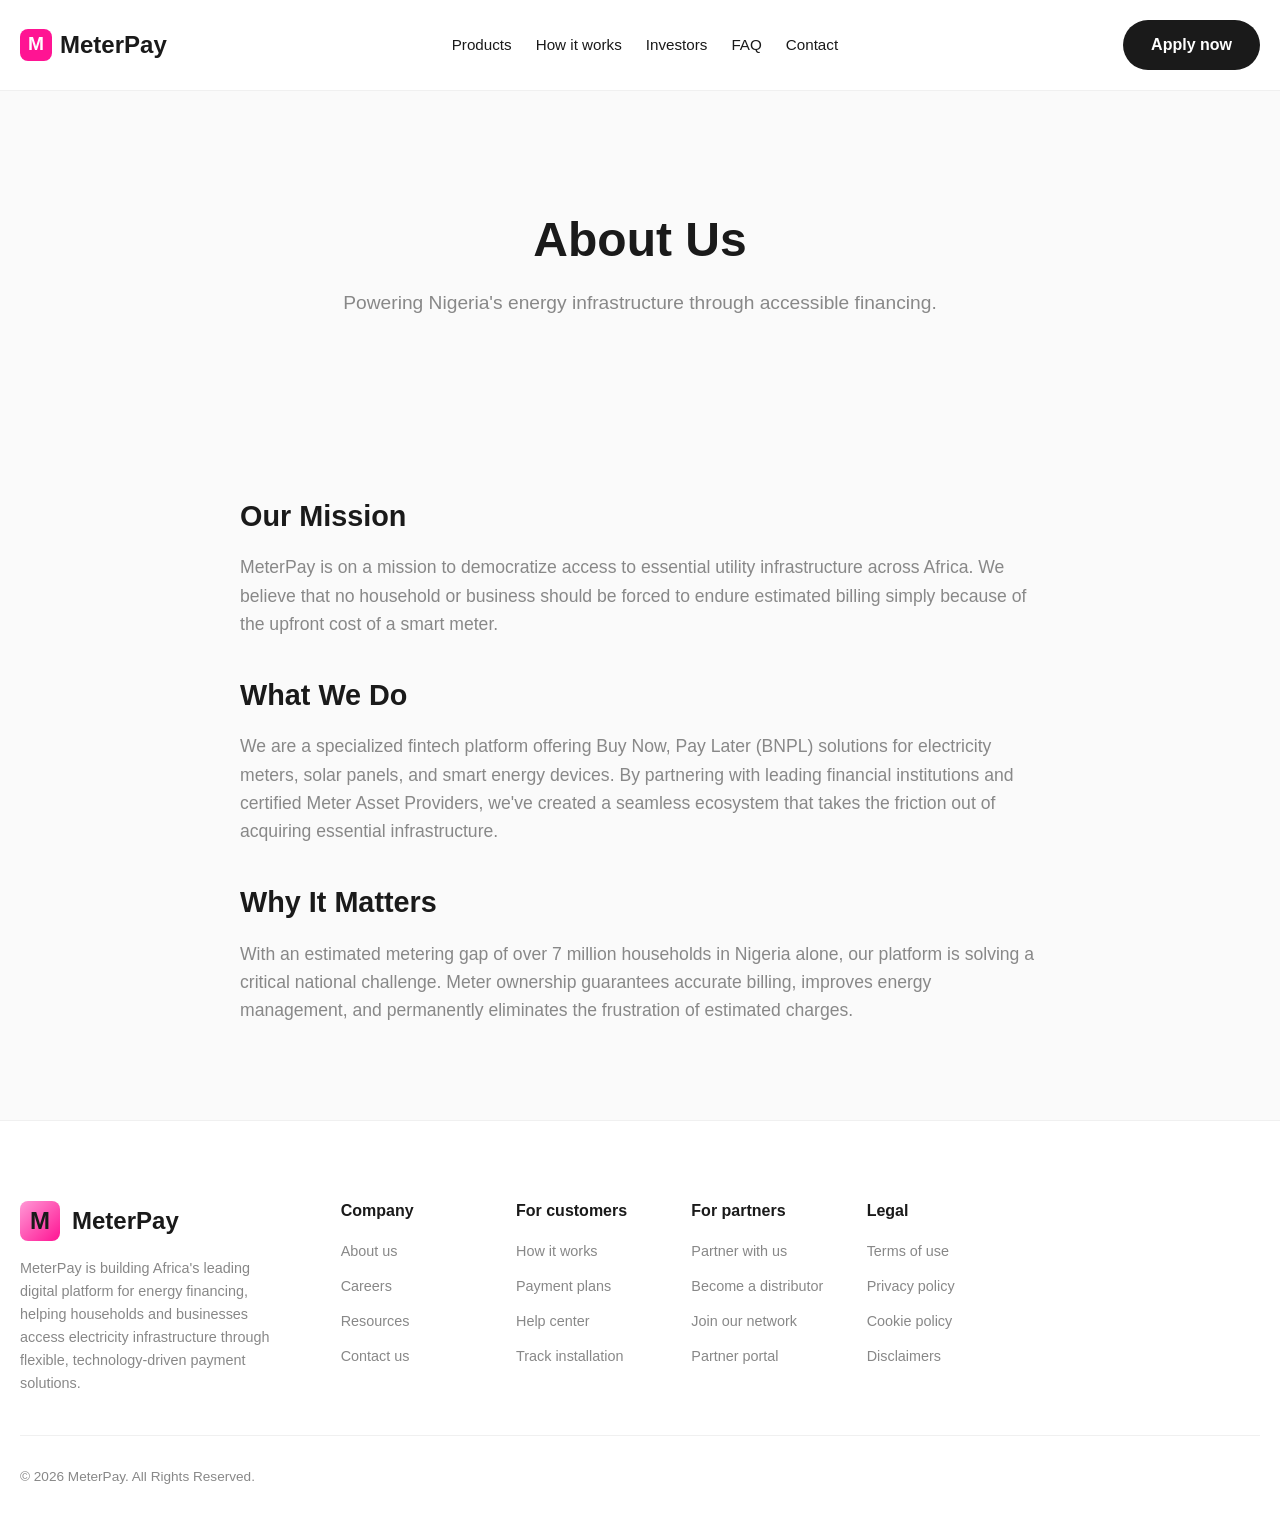
<file: about.html>
<!DOCTYPE html>
<html lang="en">
<head>
    <meta charset="UTF-8">
    <meta name="viewport" content="width=device-width, initial-scale=1.0">
    <title>About Us | MeterPay Ecosystem</title>
    <link rel="stylesheet" href="styles/index.css?v=7">
    <style>
        .page-header {
            padding: 120px 0 60px;
            background: var(--light-pink);
            text-align: center;
        }
        .page-title {
            font-size: 3rem;
            margin-bottom: 20px;
        }
        .page-content {
            padding: 80px 0;
            max-width: 800px;
            margin: 0 auto;
        }
        .page-content h2 { margin-top: 40px; margin-bottom: 20px; font-size: 1.8rem; }
        .page-content p, .page-content li { margin-bottom: 16px; font-size: 1.1rem; line-height: 1.6; color: var(--gray); }
        .page-content ul { margin-left: 20px; margin-bottom: 24px; }
    </style>
</head>
<body>
    <nav class="navbar">
        <div class="container nav-container">
            <a href="index.html" class="logo">
                <span class="logo-icon">M</span>
                MeterPay
            </a>
            <div class="nav-links">
                <a href="index.html#products">Products</a>
                <a href="index.html#how-it-works">How it works</a>
                <a href="index.html#investors">Investors</a>
                <a href="index.html#faq">FAQ</a>
                <a href="index.html#contact">Contact</a>
            </div>
            <div class="nav-actions">
                <a href="index.html#apply" class="btn-dark">Apply now</a>
            </div>
        </div>
    </nav>

    <header class="page-header">
        <div class="container">
            <h1 class="page-title">About Us</h1>
            <p style="font-size: 1.2rem; color: var(--gray);">Powering Nigeria's energy infrastructure through accessible financing.</p>
        </div>
    </header>

    <main class="page-content container">

        <h2>Our Mission</h2>
        <p>MeterPay is on a mission to democratize access to essential utility infrastructure across Africa. We believe that no household or business should be forced to endure estimated billing simply because of the upfront cost of a smart meter.</p>
        
        <h2>What We Do</h2>
        <p>We are a specialized fintech platform offering Buy Now, Pay Later (BNPL) solutions for electricity meters, solar panels, and smart energy devices. By partnering with leading financial institutions and certified Meter Asset Providers, we've created a seamless ecosystem that takes the friction out of acquiring essential infrastructure.</p>
        
        <h2>Why It Matters</h2>
        <p>With an estimated metering gap of over 7 million households in Nigeria alone, our platform is solving a critical national challenge. Meter ownership guarantees accurate billing, improves energy management, and permanently eliminates the frustration of estimated charges.</p>
        
    </main>

    <footer class="footer">
        <div class="container">
            <div class="footer-grid">
                <div class="footer-brand">
                    <a href="index.html" class="logo footer-logo">
                        <span class="logo-icon-pink">M</span>
                        <div>MeterPay</div>
                    </a>
                    <p class="footer-desc">MeterPay is building Africa's leading digital platform for energy financing, helping households and businesses access electricity infrastructure through flexible, technology-driven payment solutions.</p>
                </div>
                <div class="footer-links">
                    <h4>Company</h4>
                    <ul>
                        <li><a href="about.html">About us</a></li>
                        <li><a href="careers.html">Careers</a></li>
                        <li><a href="coming-soon.html">Resources</a></li>
                        <li><a href="index.html#contact">Contact us</a></li>
                    </ul>
                </div>
                <div class="footer-links">
                    <h4>For customers</h4>
                    <ul>
                        <li><a href="index.html#how-it-works">How it works</a></li>
                        <li><a href="index.html#products">Payment plans</a></li>
                        <li><a href="coming-soon.html">Help center</a></li>
                        <li><a href="coming-soon.html">Track installation</a></li>
                    </ul>
                </div>
                <div class="footer-links">
                    <h4>For partners</h4>
                    <ul>
                        <li><a href="coming-soon.html">Partner with us</a></li>
                        <li><a href="coming-soon.html">Become a distributor</a></li>
                        <li><a href="coming-soon.html">Join our network</a></li>
                        <li><a href="coming-soon.html">Partner portal</a></li>
                    </ul>
                </div>
                <div class="footer-links">
                    <h4>Legal</h4>
                    <ul>
                        <li><a href="terms.html">Terms of use</a></li>
                        <li><a href="privacy.html">Privacy policy</a></li>
                        <li><a href="cookies.html">Cookie policy</a></li>
                        <li><a href="disclaimers.html">Disclaimers</a></li>
                    </ul>
                </div>
            </div>
            <div class="footer-bottom">
                <p>&copy; 2026 MeterPay. All Rights Reserved.</p>
            </div>
        </div>
    </footer>
    <script src="scripts/main.js"></script>
</body>
</html>
</file>
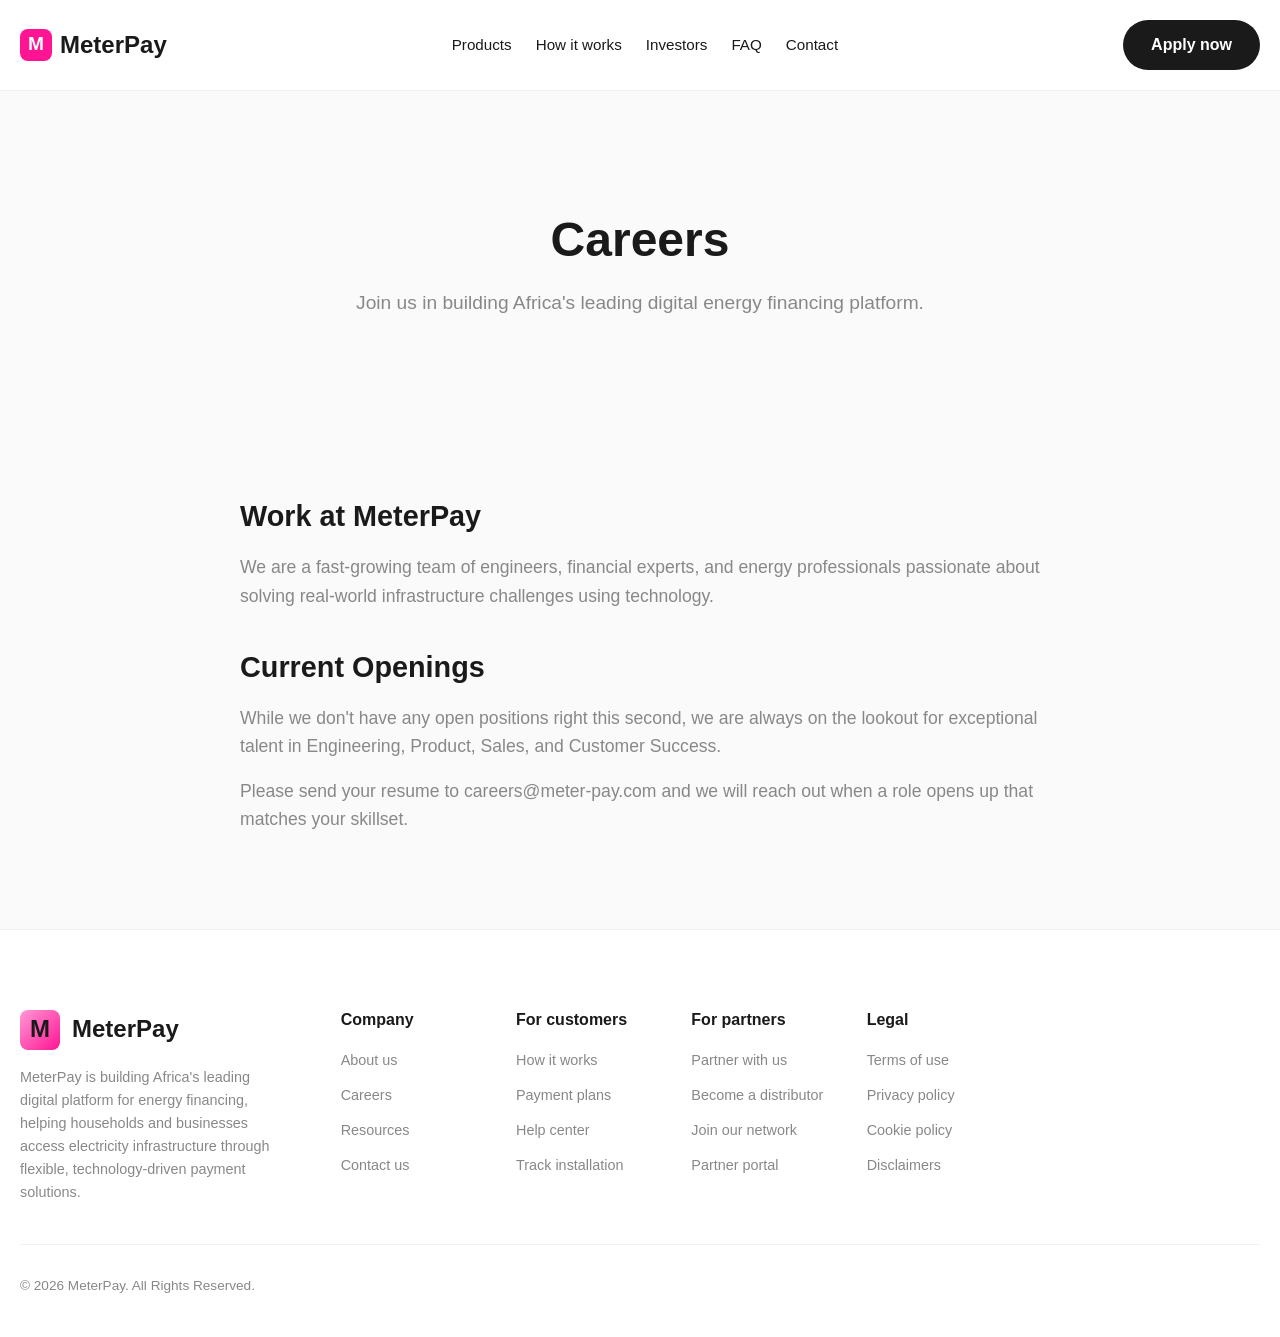
<file: careers.html>
<!DOCTYPE html>
<html lang="en">
<head>
    <meta charset="UTF-8">
    <meta name="viewport" content="width=device-width, initial-scale=1.0">
    <title>Careers | MeterPay Ecosystem</title>
    <link rel="stylesheet" href="styles/index.css?v=7">
    <style>
        .page-header {
            padding: 120px 0 60px;
            background: var(--light-pink);
            text-align: center;
        }
        .page-title {
            font-size: 3rem;
            margin-bottom: 20px;
        }
        .page-content {
            padding: 80px 0;
            max-width: 800px;
            margin: 0 auto;
        }
        .page-content h2 { margin-top: 40px; margin-bottom: 20px; font-size: 1.8rem; }
        .page-content p, .page-content li { margin-bottom: 16px; font-size: 1.1rem; line-height: 1.6; color: var(--gray); }
        .page-content ul { margin-left: 20px; margin-bottom: 24px; }
    </style>
</head>
<body>
    <nav class="navbar">
        <div class="container nav-container">
            <a href="index.html" class="logo">
                <span class="logo-icon">M</span>
                MeterPay
            </a>
            <div class="nav-links">
                <a href="index.html#products">Products</a>
                <a href="index.html#how-it-works">How it works</a>
                <a href="index.html#investors">Investors</a>
                <a href="index.html#faq">FAQ</a>
                <a href="index.html#contact">Contact</a>
            </div>
            <div class="nav-actions">
                <a href="index.html#apply" class="btn-dark">Apply now</a>
            </div>
        </div>
    </nav>

    <header class="page-header">
        <div class="container">
            <h1 class="page-title">Careers</h1>
            <p style="font-size: 1.2rem; color: var(--gray);">Join us in building Africa's leading digital energy financing platform.</p>
        </div>
    </header>

    <main class="page-content container">

        <h2>Work at MeterPay</h2>
        <p>We are a fast-growing team of engineers, financial experts, and energy professionals passionate about solving real-world infrastructure challenges using technology.</p>
        
        <h2>Current Openings</h2>
        <p>While we don't have any open positions right this second, we are always on the lookout for exceptional talent in Engineering, Product, Sales, and Customer Success.</p>
        <p>Please send your resume to <a href="mailto:careers@meter-pay.com" style="color: var(--primary-dark); font-weight: 500;">careers@meter-pay.com</a> and we will reach out when a role opens up that matches your skillset.</p>
        
    </main>

    <footer class="footer">
        <div class="container">
            <div class="footer-grid">
                <div class="footer-brand">
                    <a href="index.html" class="logo footer-logo">
                        <span class="logo-icon-pink">M</span>
                        <div>MeterPay</div>
                    </a>
                    <p class="footer-desc">MeterPay is building Africa's leading digital platform for energy financing, helping households and businesses access electricity infrastructure through flexible, technology-driven payment solutions.</p>
                </div>
                <div class="footer-links">
                    <h4>Company</h4>
                    <ul>
                        <li><a href="about.html">About us</a></li>
                        <li><a href="careers.html">Careers</a></li>
                        <li><a href="coming-soon.html">Resources</a></li>
                        <li><a href="index.html#contact">Contact us</a></li>
                    </ul>
                </div>
                <div class="footer-links">
                    <h4>For customers</h4>
                    <ul>
                        <li><a href="index.html#how-it-works">How it works</a></li>
                        <li><a href="index.html#products">Payment plans</a></li>
                        <li><a href="coming-soon.html">Help center</a></li>
                        <li><a href="coming-soon.html">Track installation</a></li>
                    </ul>
                </div>
                <div class="footer-links">
                    <h4>For partners</h4>
                    <ul>
                        <li><a href="coming-soon.html">Partner with us</a></li>
                        <li><a href="coming-soon.html">Become a distributor</a></li>
                        <li><a href="coming-soon.html">Join our network</a></li>
                        <li><a href="coming-soon.html">Partner portal</a></li>
                    </ul>
                </div>
                <div class="footer-links">
                    <h4>Legal</h4>
                    <ul>
                        <li><a href="terms.html">Terms of use</a></li>
                        <li><a href="privacy.html">Privacy policy</a></li>
                        <li><a href="cookies.html">Cookie policy</a></li>
                        <li><a href="disclaimers.html">Disclaimers</a></li>
                    </ul>
                </div>
            </div>
            <div class="footer-bottom">
                <p>&copy; 2026 MeterPay. All Rights Reserved.</p>
            </div>
        </div>
    </footer>
    <script src="scripts/main.js"></script>
</body>
</html>
</file>
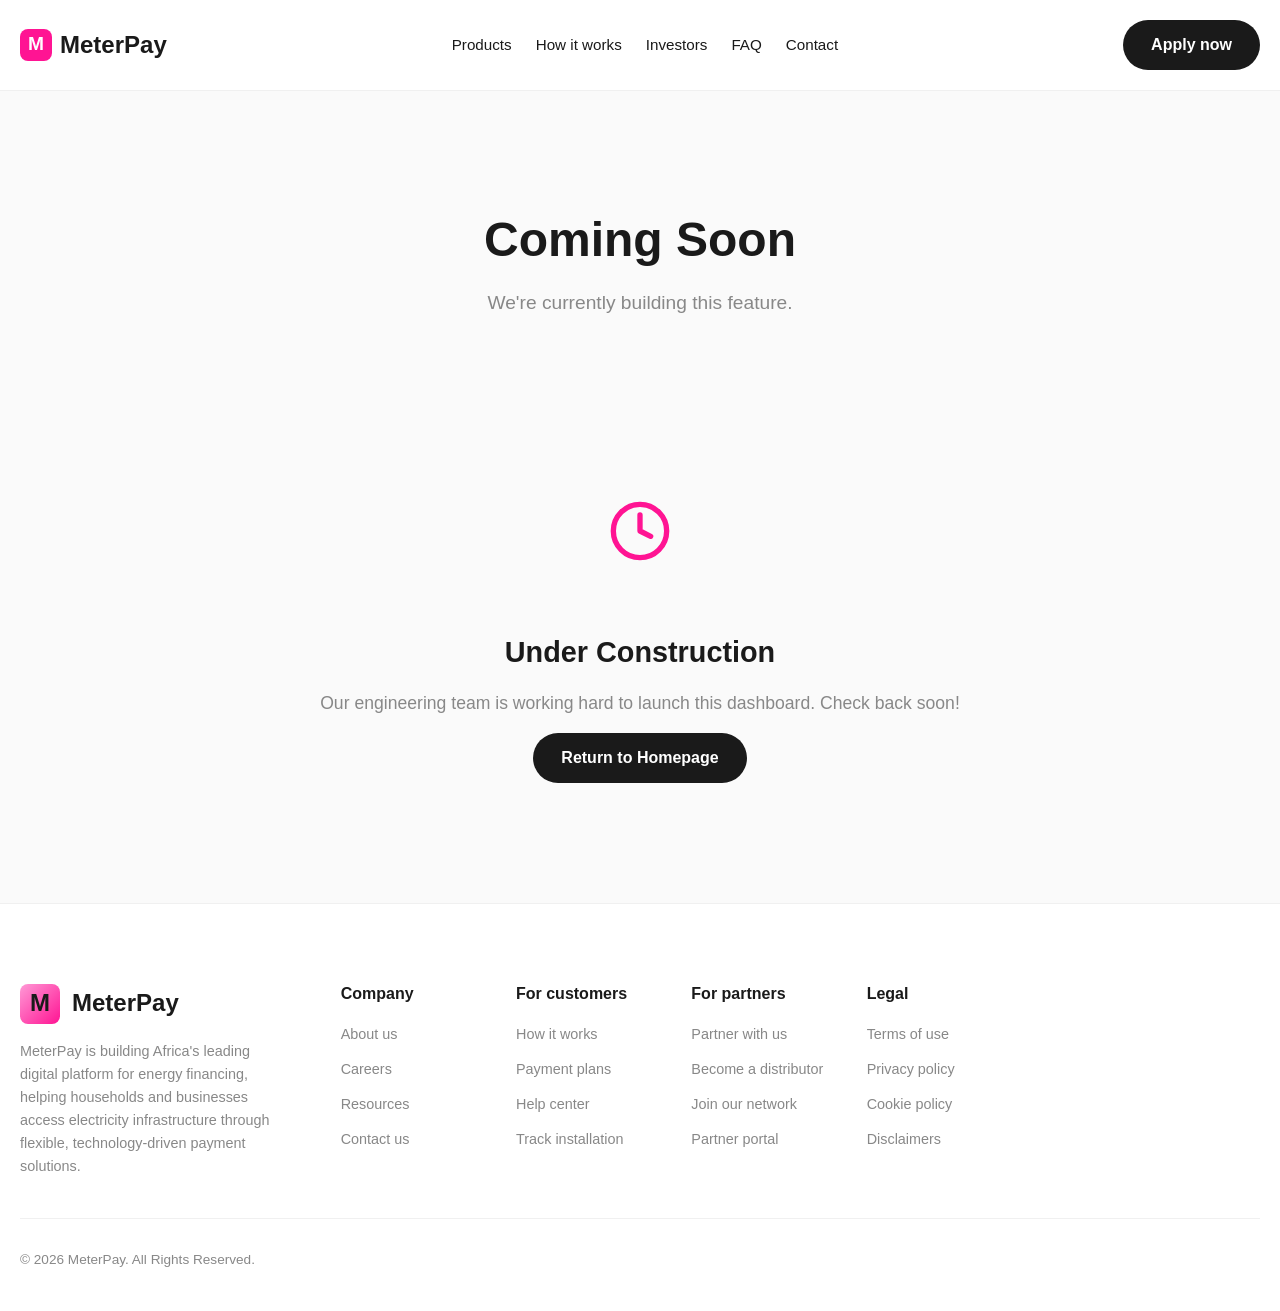
<file: coming-soon.html>
<!DOCTYPE html>
<html lang="en">
<head>
    <meta charset="UTF-8">
    <meta name="viewport" content="width=device-width, initial-scale=1.0">
    <title>Coming Soon | MeterPay Ecosystem</title>
    <link rel="stylesheet" href="styles/index.css?v=7">
    <style>
        .page-header {
            padding: 120px 0 60px;
            background: var(--light-pink);
            text-align: center;
        }
        .page-title {
            font-size: 3rem;
            margin-bottom: 20px;
        }
        .page-content {
            padding: 80px 0;
            max-width: 800px;
            margin: 0 auto;
        }
        .page-content h2 { margin-top: 40px; margin-bottom: 20px; font-size: 1.8rem; }
        .page-content p, .page-content li { margin-bottom: 16px; font-size: 1.1rem; line-height: 1.6; color: var(--gray); }
        .page-content ul { margin-left: 20px; margin-bottom: 24px; }
    </style>
</head>
<body>
    <nav class="navbar">
        <div class="container nav-container">
            <a href="index.html" class="logo">
                <span class="logo-icon">M</span>
                MeterPay
            </a>
            <div class="nav-links">
                <a href="index.html#products">Products</a>
                <a href="index.html#how-it-works">How it works</a>
                <a href="index.html#investors">Investors</a>
                <a href="index.html#faq">FAQ</a>
                <a href="index.html#contact">Contact</a>
            </div>
            <div class="nav-actions">
                <a href="index.html#apply" class="btn-dark">Apply now</a>
            </div>
        </div>
    </nav>

    <header class="page-header">
        <div class="container">
            <h1 class="page-title">Coming Soon</h1>
            <p style="font-size: 1.2rem; color: var(--gray);">We're currently building this feature.</p>
        </div>
    </header>

    <main class="page-content container">

        <div style="text-align: center; padding: 40px 0;">
            <svg width="64" height="64" viewBox="0 0 24 24" fill="none" stroke="var(--primary)" stroke-width="2" stroke-linecap="round" stroke-linejoin="round" style="margin-bottom: 24px;"><circle cx="12" cy="12" r="10"></circle><polyline points="12 6 12 12 16 14"></polyline></svg>
            <h2>Under Construction</h2>
            <p>Our engineering team is working hard to launch this dashboard. Check back soon!</p>
            <a href="index.html" class="btn-dark mt-4" style="display: inline-block;">Return to Homepage</a>
        </div>
        
    </main>

    <footer class="footer">
        <div class="container">
            <div class="footer-grid">
                <div class="footer-brand">
                    <a href="index.html" class="logo footer-logo">
                        <span class="logo-icon-pink">M</span>
                        <div>MeterPay</div>
                    </a>
                    <p class="footer-desc">MeterPay is building Africa's leading digital platform for energy financing, helping households and businesses access electricity infrastructure through flexible, technology-driven payment solutions.</p>
                </div>
                <div class="footer-links">
                    <h4>Company</h4>
                    <ul>
                        <li><a href="about.html">About us</a></li>
                        <li><a href="careers.html">Careers</a></li>
                        <li><a href="coming-soon.html">Resources</a></li>
                        <li><a href="index.html#contact">Contact us</a></li>
                    </ul>
                </div>
                <div class="footer-links">
                    <h4>For customers</h4>
                    <ul>
                        <li><a href="index.html#how-it-works">How it works</a></li>
                        <li><a href="index.html#products">Payment plans</a></li>
                        <li><a href="coming-soon.html">Help center</a></li>
                        <li><a href="coming-soon.html">Track installation</a></li>
                    </ul>
                </div>
                <div class="footer-links">
                    <h4>For partners</h4>
                    <ul>
                        <li><a href="coming-soon.html">Partner with us</a></li>
                        <li><a href="coming-soon.html">Become a distributor</a></li>
                        <li><a href="coming-soon.html">Join our network</a></li>
                        <li><a href="coming-soon.html">Partner portal</a></li>
                    </ul>
                </div>
                <div class="footer-links">
                    <h4>Legal</h4>
                    <ul>
                        <li><a href="terms.html">Terms of use</a></li>
                        <li><a href="privacy.html">Privacy policy</a></li>
                        <li><a href="cookies.html">Cookie policy</a></li>
                        <li><a href="disclaimers.html">Disclaimers</a></li>
                    </ul>
                </div>
            </div>
            <div class="footer-bottom">
                <p>&copy; 2026 MeterPay. All Rights Reserved.</p>
            </div>
        </div>
    </footer>
    <script src="scripts/main.js"></script>
</body>
</html>
</file>
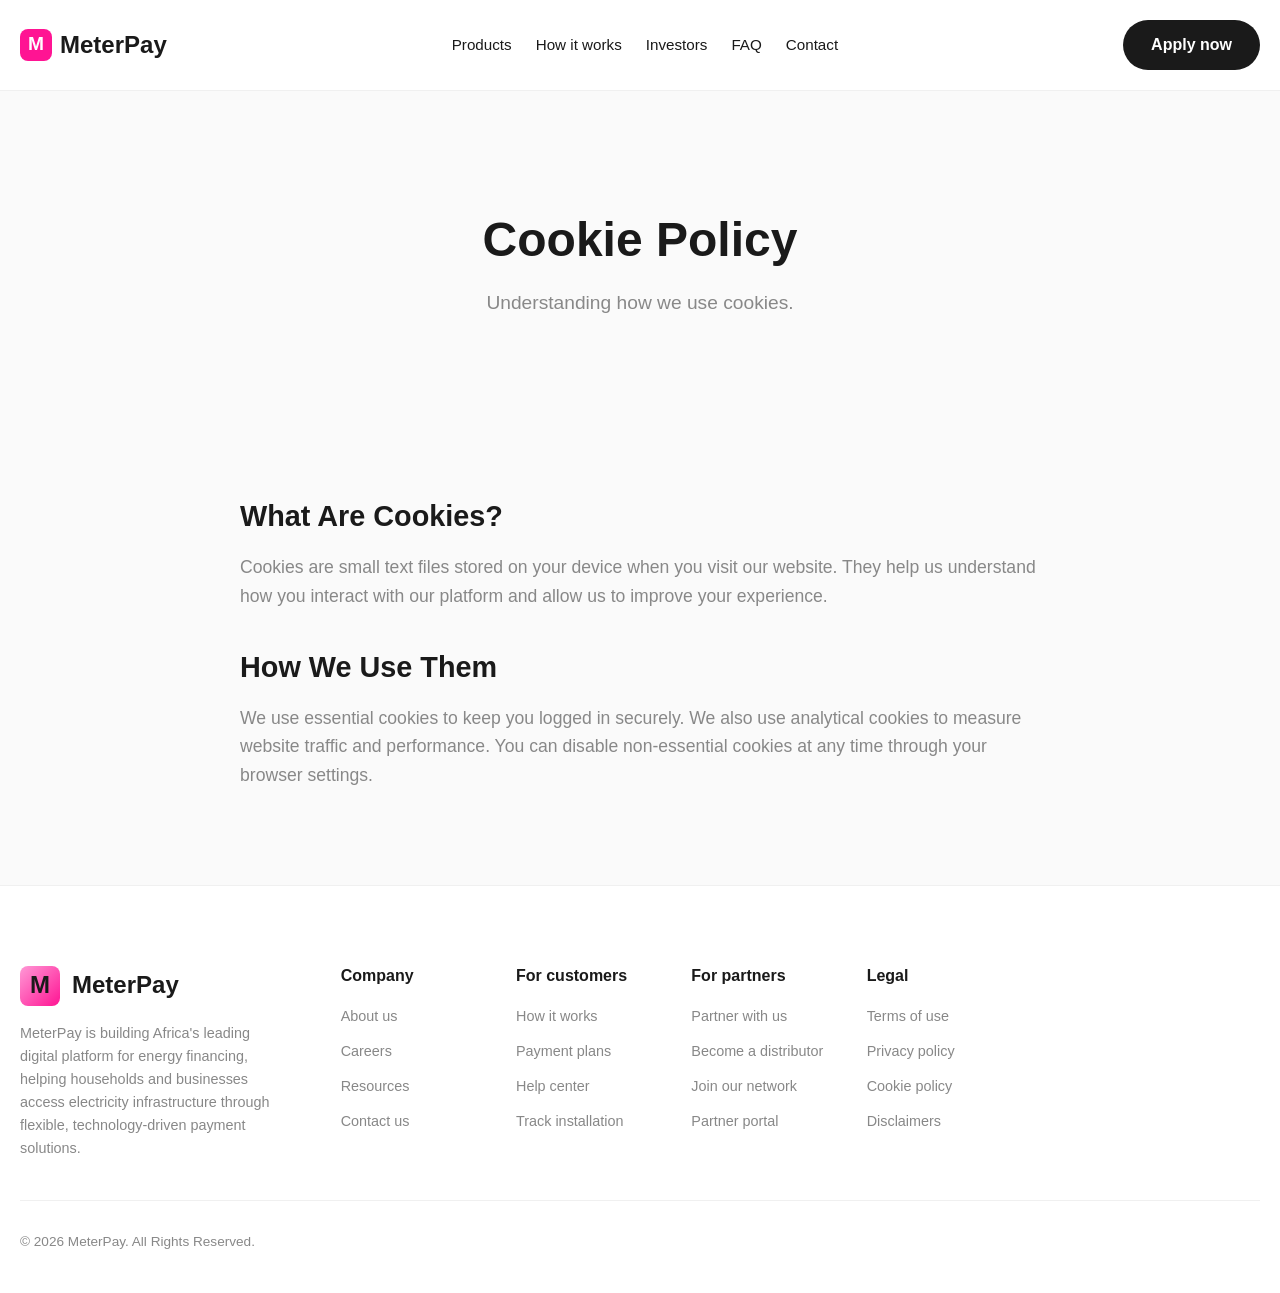
<file: cookies.html>
<!DOCTYPE html>
<html lang="en">
<head>
    <meta charset="UTF-8">
    <meta name="viewport" content="width=device-width, initial-scale=1.0">
    <title>Cookie Policy | MeterPay Ecosystem</title>
    <link rel="stylesheet" href="styles/index.css?v=7">
    <style>
        .page-header {
            padding: 120px 0 60px;
            background: var(--light-pink);
            text-align: center;
        }
        .page-title {
            font-size: 3rem;
            margin-bottom: 20px;
        }
        .page-content {
            padding: 80px 0;
            max-width: 800px;
            margin: 0 auto;
        }
        .page-content h2 { margin-top: 40px; margin-bottom: 20px; font-size: 1.8rem; }
        .page-content p, .page-content li { margin-bottom: 16px; font-size: 1.1rem; line-height: 1.6; color: var(--gray); }
        .page-content ul { margin-left: 20px; margin-bottom: 24px; }
    </style>
</head>
<body>
    <nav class="navbar">
        <div class="container nav-container">
            <a href="index.html" class="logo">
                <span class="logo-icon">M</span>
                MeterPay
            </a>
            <div class="nav-links">
                <a href="index.html#products">Products</a>
                <a href="index.html#how-it-works">How it works</a>
                <a href="index.html#investors">Investors</a>
                <a href="index.html#faq">FAQ</a>
                <a href="index.html#contact">Contact</a>
            </div>
            <div class="nav-actions">
                <a href="index.html#apply" class="btn-dark">Apply now</a>
            </div>
        </div>
    </nav>

    <header class="page-header">
        <div class="container">
            <h1 class="page-title">Cookie Policy</h1>
            <p style="font-size: 1.2rem; color: var(--gray);">Understanding how we use cookies.</p>
        </div>
    </header>

    <main class="page-content container">

        <h2>What Are Cookies?</h2>
        <p>Cookies are small text files stored on your device when you visit our website. They help us understand how you interact with our platform and allow us to improve your experience.</p>
        
        <h2>How We Use Them</h2>
        <p>We use essential cookies to keep you logged in securely. We also use analytical cookies to measure website traffic and performance. You can disable non-essential cookies at any time through your browser settings.</p>
        
    </main>

    <footer class="footer">
        <div class="container">
            <div class="footer-grid">
                <div class="footer-brand">
                    <a href="index.html" class="logo footer-logo">
                        <span class="logo-icon-pink">M</span>
                        <div>MeterPay</div>
                    </a>
                    <p class="footer-desc">MeterPay is building Africa's leading digital platform for energy financing, helping households and businesses access electricity infrastructure through flexible, technology-driven payment solutions.</p>
                </div>
                <div class="footer-links">
                    <h4>Company</h4>
                    <ul>
                        <li><a href="about.html">About us</a></li>
                        <li><a href="careers.html">Careers</a></li>
                        <li><a href="coming-soon.html">Resources</a></li>
                        <li><a href="index.html#contact">Contact us</a></li>
                    </ul>
                </div>
                <div class="footer-links">
                    <h4>For customers</h4>
                    <ul>
                        <li><a href="index.html#how-it-works">How it works</a></li>
                        <li><a href="index.html#products">Payment plans</a></li>
                        <li><a href="coming-soon.html">Help center</a></li>
                        <li><a href="coming-soon.html">Track installation</a></li>
                    </ul>
                </div>
                <div class="footer-links">
                    <h4>For partners</h4>
                    <ul>
                        <li><a href="coming-soon.html">Partner with us</a></li>
                        <li><a href="coming-soon.html">Become a distributor</a></li>
                        <li><a href="coming-soon.html">Join our network</a></li>
                        <li><a href="coming-soon.html">Partner portal</a></li>
                    </ul>
                </div>
                <div class="footer-links">
                    <h4>Legal</h4>
                    <ul>
                        <li><a href="terms.html">Terms of use</a></li>
                        <li><a href="privacy.html">Privacy policy</a></li>
                        <li><a href="cookies.html">Cookie policy</a></li>
                        <li><a href="disclaimers.html">Disclaimers</a></li>
                    </ul>
                </div>
            </div>
            <div class="footer-bottom">
                <p>&copy; 2026 MeterPay. All Rights Reserved.</p>
            </div>
        </div>
    </footer>
    <script src="scripts/main.js"></script>
</body>
</html>
</file>
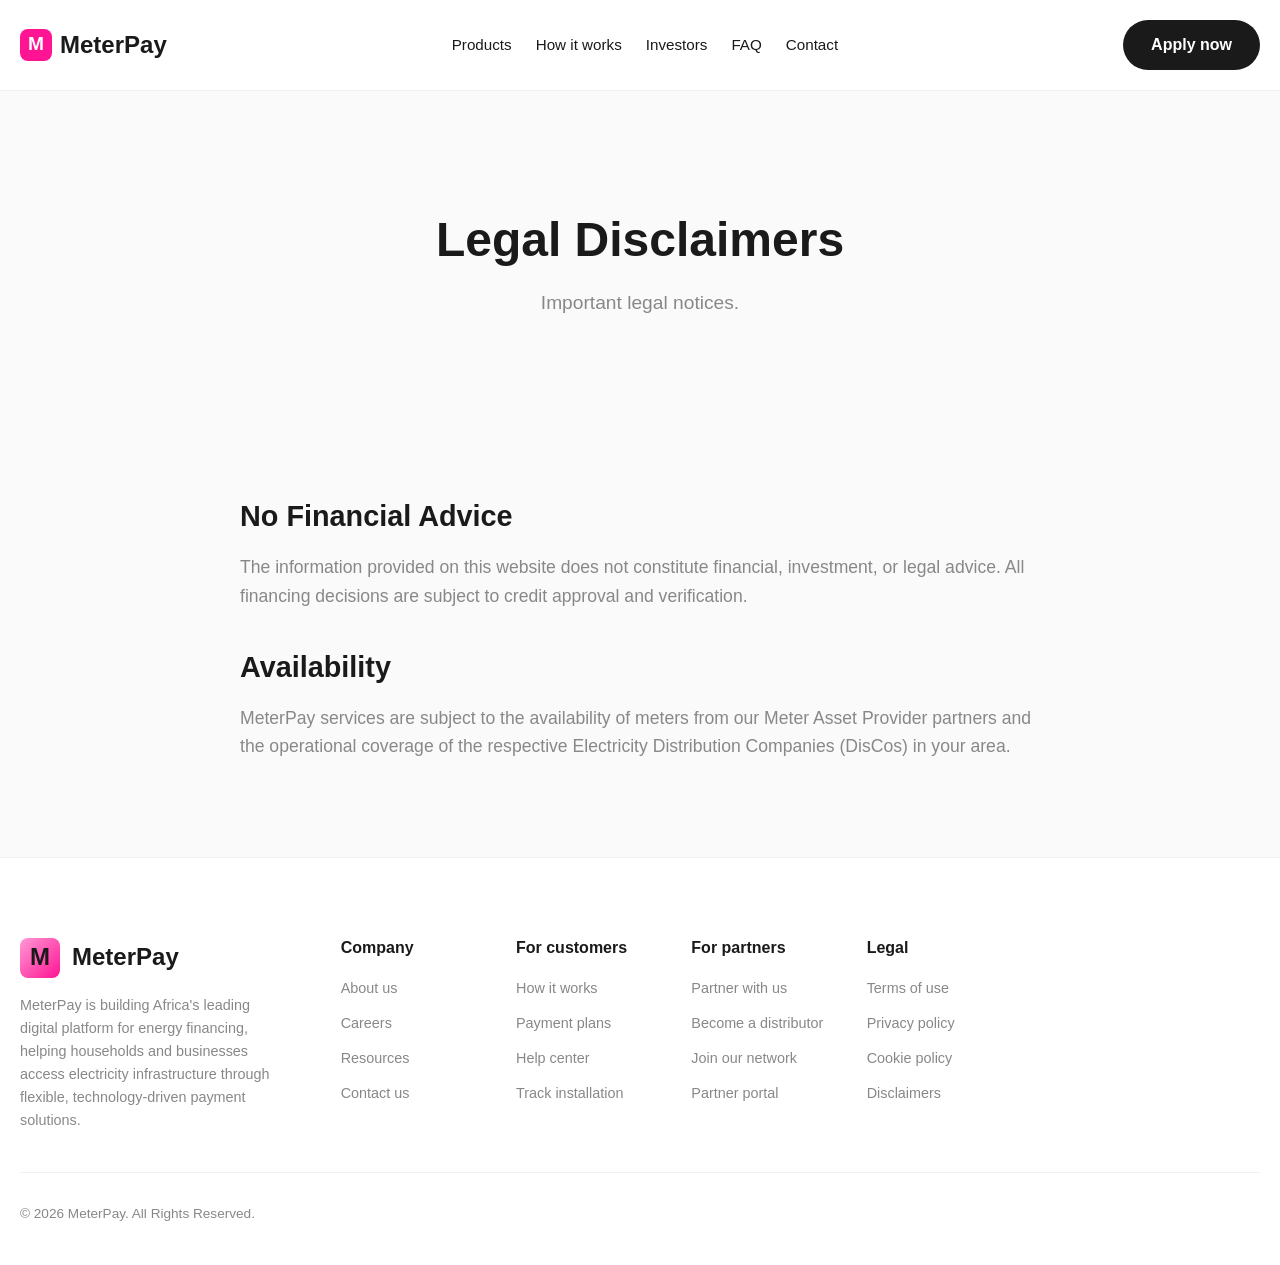
<file: disclaimers.html>
<!DOCTYPE html>
<html lang="en">
<head>
    <meta charset="UTF-8">
    <meta name="viewport" content="width=device-width, initial-scale=1.0">
    <title>Legal Disclaimers | MeterPay Ecosystem</title>
    <link rel="stylesheet" href="styles/index.css?v=7">
    <style>
        .page-header {
            padding: 120px 0 60px;
            background: var(--light-pink);
            text-align: center;
        }
        .page-title {
            font-size: 3rem;
            margin-bottom: 20px;
        }
        .page-content {
            padding: 80px 0;
            max-width: 800px;
            margin: 0 auto;
        }
        .page-content h2 { margin-top: 40px; margin-bottom: 20px; font-size: 1.8rem; }
        .page-content p, .page-content li { margin-bottom: 16px; font-size: 1.1rem; line-height: 1.6; color: var(--gray); }
        .page-content ul { margin-left: 20px; margin-bottom: 24px; }
    </style>
</head>
<body>
    <nav class="navbar">
        <div class="container nav-container">
            <a href="index.html" class="logo">
                <span class="logo-icon">M</span>
                MeterPay
            </a>
            <div class="nav-links">
                <a href="index.html#products">Products</a>
                <a href="index.html#how-it-works">How it works</a>
                <a href="index.html#investors">Investors</a>
                <a href="index.html#faq">FAQ</a>
                <a href="index.html#contact">Contact</a>
            </div>
            <div class="nav-actions">
                <a href="index.html#apply" class="btn-dark">Apply now</a>
            </div>
        </div>
    </nav>

    <header class="page-header">
        <div class="container">
            <h1 class="page-title">Legal Disclaimers</h1>
            <p style="font-size: 1.2rem; color: var(--gray);">Important legal notices.</p>
        </div>
    </header>

    <main class="page-content container">

        <h2>No Financial Advice</h2>
        <p>The information provided on this website does not constitute financial, investment, or legal advice. All financing decisions are subject to credit approval and verification.</p>
        
        <h2>Availability</h2>
        <p>MeterPay services are subject to the availability of meters from our Meter Asset Provider partners and the operational coverage of the respective Electricity Distribution Companies (DisCos) in your area.</p>
        
    </main>

    <footer class="footer">
        <div class="container">
            <div class="footer-grid">
                <div class="footer-brand">
                    <a href="index.html" class="logo footer-logo">
                        <span class="logo-icon-pink">M</span>
                        <div>MeterPay</div>
                    </a>
                    <p class="footer-desc">MeterPay is building Africa's leading digital platform for energy financing, helping households and businesses access electricity infrastructure through flexible, technology-driven payment solutions.</p>
                </div>
                <div class="footer-links">
                    <h4>Company</h4>
                    <ul>
                        <li><a href="about.html">About us</a></li>
                        <li><a href="careers.html">Careers</a></li>
                        <li><a href="coming-soon.html">Resources</a></li>
                        <li><a href="index.html#contact">Contact us</a></li>
                    </ul>
                </div>
                <div class="footer-links">
                    <h4>For customers</h4>
                    <ul>
                        <li><a href="index.html#how-it-works">How it works</a></li>
                        <li><a href="index.html#products">Payment plans</a></li>
                        <li><a href="coming-soon.html">Help center</a></li>
                        <li><a href="coming-soon.html">Track installation</a></li>
                    </ul>
                </div>
                <div class="footer-links">
                    <h4>For partners</h4>
                    <ul>
                        <li><a href="coming-soon.html">Partner with us</a></li>
                        <li><a href="coming-soon.html">Become a distributor</a></li>
                        <li><a href="coming-soon.html">Join our network</a></li>
                        <li><a href="coming-soon.html">Partner portal</a></li>
                    </ul>
                </div>
                <div class="footer-links">
                    <h4>Legal</h4>
                    <ul>
                        <li><a href="terms.html">Terms of use</a></li>
                        <li><a href="privacy.html">Privacy policy</a></li>
                        <li><a href="cookies.html">Cookie policy</a></li>
                        <li><a href="disclaimers.html">Disclaimers</a></li>
                    </ul>
                </div>
            </div>
            <div class="footer-bottom">
                <p>&copy; 2026 MeterPay. All Rights Reserved.</p>
            </div>
        </div>
    </footer>
    <script src="scripts/main.js"></script>
</body>
</html>
</file>
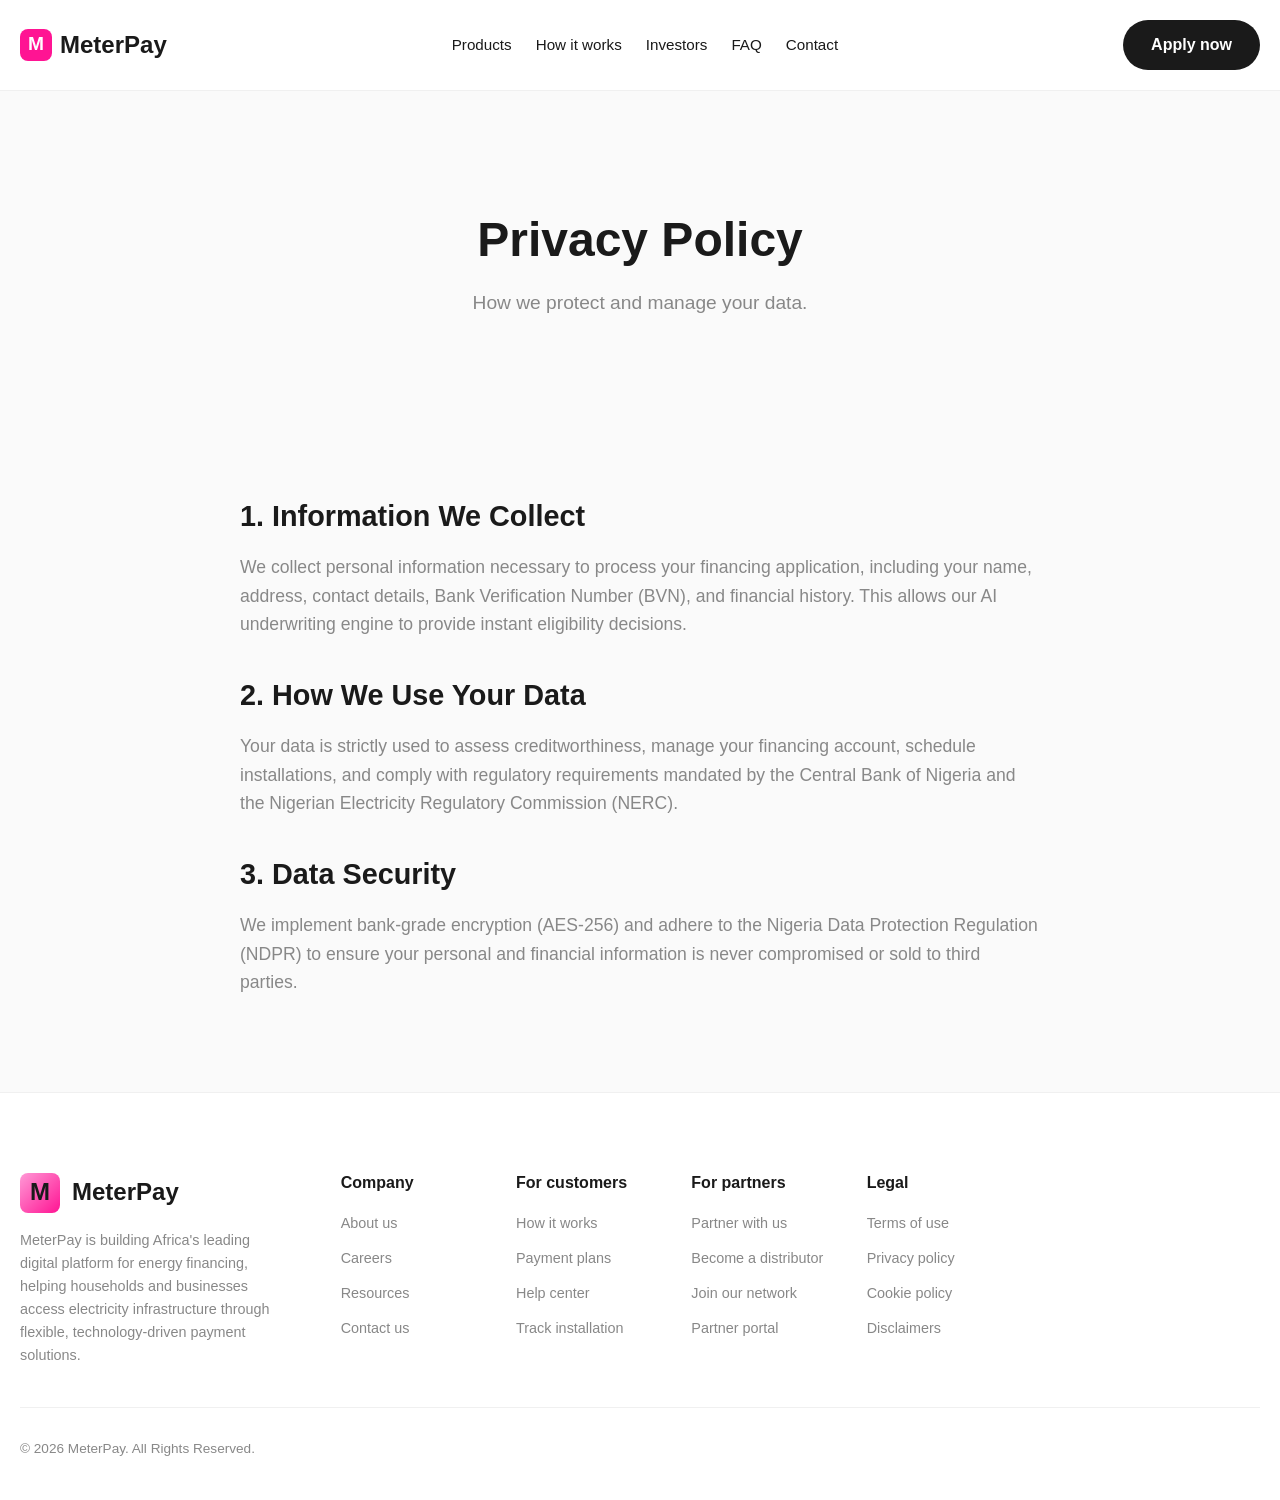
<file: privacy.html>
<!DOCTYPE html>
<html lang="en">
<head>
    <meta charset="UTF-8">
    <meta name="viewport" content="width=device-width, initial-scale=1.0">
    <title>Privacy Policy | MeterPay Ecosystem</title>
    <link rel="stylesheet" href="styles/index.css?v=7">
    <style>
        .page-header {
            padding: 120px 0 60px;
            background: var(--light-pink);
            text-align: center;
        }
        .page-title {
            font-size: 3rem;
            margin-bottom: 20px;
        }
        .page-content {
            padding: 80px 0;
            max-width: 800px;
            margin: 0 auto;
        }
        .page-content h2 { margin-top: 40px; margin-bottom: 20px; font-size: 1.8rem; }
        .page-content p, .page-content li { margin-bottom: 16px; font-size: 1.1rem; line-height: 1.6; color: var(--gray); }
        .page-content ul { margin-left: 20px; margin-bottom: 24px; }
    </style>
</head>
<body>
    <nav class="navbar">
        <div class="container nav-container">
            <a href="index.html" class="logo">
                <span class="logo-icon">M</span>
                MeterPay
            </a>
            <div class="nav-links">
                <a href="index.html#products">Products</a>
                <a href="index.html#how-it-works">How it works</a>
                <a href="index.html#investors">Investors</a>
                <a href="index.html#faq">FAQ</a>
                <a href="index.html#contact">Contact</a>
            </div>
            <div class="nav-actions">
                <a href="index.html#apply" class="btn-dark">Apply now</a>
            </div>
        </div>
    </nav>

    <header class="page-header">
        <div class="container">
            <h1 class="page-title">Privacy Policy</h1>
            <p style="font-size: 1.2rem; color: var(--gray);">How we protect and manage your data.</p>
        </div>
    </header>

    <main class="page-content container">

        <h2>1. Information We Collect</h2>
        <p>We collect personal information necessary to process your financing application, including your name, address, contact details, Bank Verification Number (BVN), and financial history. This allows our AI underwriting engine to provide instant eligibility decisions.</p>
        
        <h2>2. How We Use Your Data</h2>
        <p>Your data is strictly used to assess creditworthiness, manage your financing account, schedule installations, and comply with regulatory requirements mandated by the Central Bank of Nigeria and the Nigerian Electricity Regulatory Commission (NERC).</p>
        
        <h2>3. Data Security</h2>
        <p>We implement bank-grade encryption (AES-256) and adhere to the Nigeria Data Protection Regulation (NDPR) to ensure your personal and financial information is never compromised or sold to third parties.</p>
        
    </main>

    <footer class="footer">
        <div class="container">
            <div class="footer-grid">
                <div class="footer-brand">
                    <a href="index.html" class="logo footer-logo">
                        <span class="logo-icon-pink">M</span>
                        <div>MeterPay</div>
                    </a>
                    <p class="footer-desc">MeterPay is building Africa's leading digital platform for energy financing, helping households and businesses access electricity infrastructure through flexible, technology-driven payment solutions.</p>
                </div>
                <div class="footer-links">
                    <h4>Company</h4>
                    <ul>
                        <li><a href="about.html">About us</a></li>
                        <li><a href="careers.html">Careers</a></li>
                        <li><a href="coming-soon.html">Resources</a></li>
                        <li><a href="index.html#contact">Contact us</a></li>
                    </ul>
                </div>
                <div class="footer-links">
                    <h4>For customers</h4>
                    <ul>
                        <li><a href="index.html#how-it-works">How it works</a></li>
                        <li><a href="index.html#products">Payment plans</a></li>
                        <li><a href="coming-soon.html">Help center</a></li>
                        <li><a href="coming-soon.html">Track installation</a></li>
                    </ul>
                </div>
                <div class="footer-links">
                    <h4>For partners</h4>
                    <ul>
                        <li><a href="coming-soon.html">Partner with us</a></li>
                        <li><a href="coming-soon.html">Become a distributor</a></li>
                        <li><a href="coming-soon.html">Join our network</a></li>
                        <li><a href="coming-soon.html">Partner portal</a></li>
                    </ul>
                </div>
                <div class="footer-links">
                    <h4>Legal</h4>
                    <ul>
                        <li><a href="terms.html">Terms of use</a></li>
                        <li><a href="privacy.html">Privacy policy</a></li>
                        <li><a href="cookies.html">Cookie policy</a></li>
                        <li><a href="disclaimers.html">Disclaimers</a></li>
                    </ul>
                </div>
            </div>
            <div class="footer-bottom">
                <p>&copy; 2026 MeterPay. All Rights Reserved.</p>
            </div>
        </div>
    </footer>
    <script src="scripts/main.js"></script>
</body>
</html>
</file>
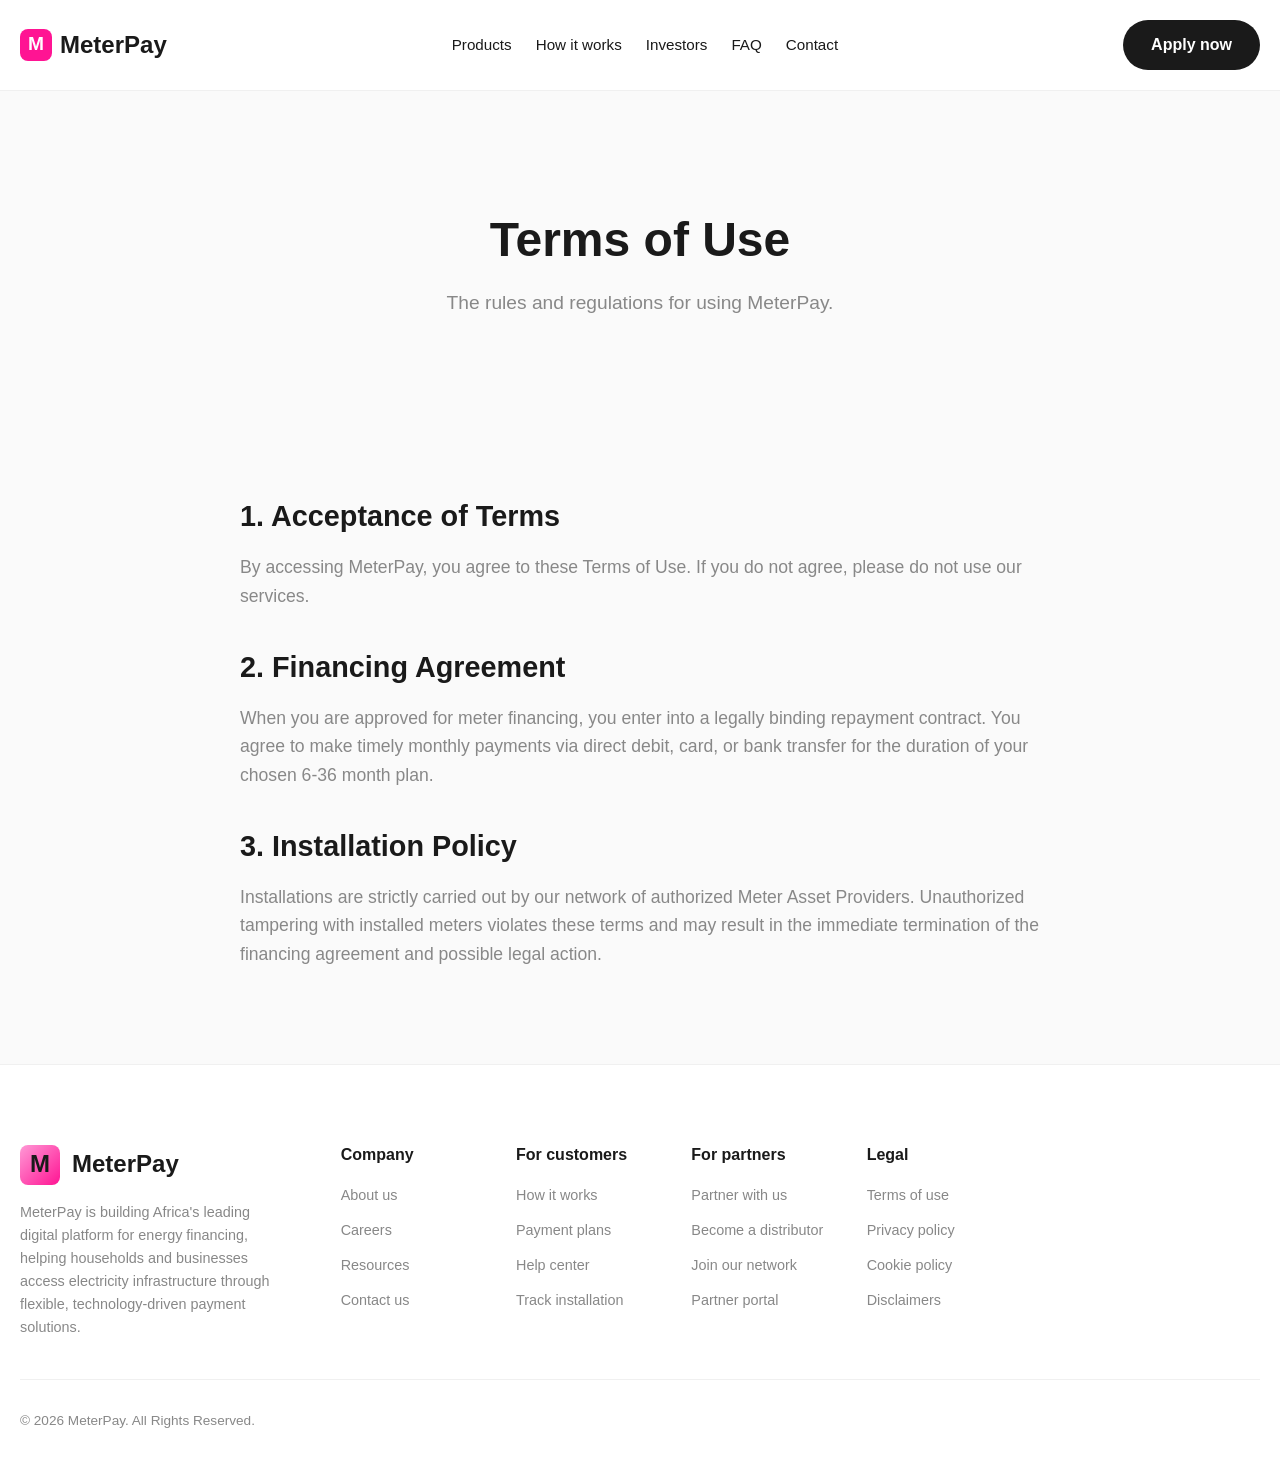
<file: terms.html>
<!DOCTYPE html>
<html lang="en">
<head>
    <meta charset="UTF-8">
    <meta name="viewport" content="width=device-width, initial-scale=1.0">
    <title>Terms of Use | MeterPay Ecosystem</title>
    <link rel="stylesheet" href="styles/index.css?v=7">
    <style>
        .page-header {
            padding: 120px 0 60px;
            background: var(--light-pink);
            text-align: center;
        }
        .page-title {
            font-size: 3rem;
            margin-bottom: 20px;
        }
        .page-content {
            padding: 80px 0;
            max-width: 800px;
            margin: 0 auto;
        }
        .page-content h2 { margin-top: 40px; margin-bottom: 20px; font-size: 1.8rem; }
        .page-content p, .page-content li { margin-bottom: 16px; font-size: 1.1rem; line-height: 1.6; color: var(--gray); }
        .page-content ul { margin-left: 20px; margin-bottom: 24px; }
    </style>
</head>
<body>
    <nav class="navbar">
        <div class="container nav-container">
            <a href="index.html" class="logo">
                <span class="logo-icon">M</span>
                MeterPay
            </a>
            <div class="nav-links">
                <a href="index.html#products">Products</a>
                <a href="index.html#how-it-works">How it works</a>
                <a href="index.html#investors">Investors</a>
                <a href="index.html#faq">FAQ</a>
                <a href="index.html#contact">Contact</a>
            </div>
            <div class="nav-actions">
                <a href="index.html#apply" class="btn-dark">Apply now</a>
            </div>
        </div>
    </nav>

    <header class="page-header">
        <div class="container">
            <h1 class="page-title">Terms of Use</h1>
            <p style="font-size: 1.2rem; color: var(--gray);">The rules and regulations for using MeterPay.</p>
        </div>
    </header>

    <main class="page-content container">

        <h2>1. Acceptance of Terms</h2>
        <p>By accessing MeterPay, you agree to these Terms of Use. If you do not agree, please do not use our services.</p>
        
        <h2>2. Financing Agreement</h2>
        <p>When you are approved for meter financing, you enter into a legally binding repayment contract. You agree to make timely monthly payments via direct debit, card, or bank transfer for the duration of your chosen 6-36 month plan.</p>
        
        <h2>3. Installation Policy</h2>
        <p>Installations are strictly carried out by our network of authorized Meter Asset Providers. Unauthorized tampering with installed meters violates these terms and may result in the immediate termination of the financing agreement and possible legal action.</p>
        
    </main>

    <footer class="footer">
        <div class="container">
            <div class="footer-grid">
                <div class="footer-brand">
                    <a href="index.html" class="logo footer-logo">
                        <span class="logo-icon-pink">M</span>
                        <div>MeterPay</div>
                    </a>
                    <p class="footer-desc">MeterPay is building Africa's leading digital platform for energy financing, helping households and businesses access electricity infrastructure through flexible, technology-driven payment solutions.</p>
                </div>
                <div class="footer-links">
                    <h4>Company</h4>
                    <ul>
                        <li><a href="about.html">About us</a></li>
                        <li><a href="careers.html">Careers</a></li>
                        <li><a href="coming-soon.html">Resources</a></li>
                        <li><a href="index.html#contact">Contact us</a></li>
                    </ul>
                </div>
                <div class="footer-links">
                    <h4>For customers</h4>
                    <ul>
                        <li><a href="index.html#how-it-works">How it works</a></li>
                        <li><a href="index.html#products">Payment plans</a></li>
                        <li><a href="coming-soon.html">Help center</a></li>
                        <li><a href="coming-soon.html">Track installation</a></li>
                    </ul>
                </div>
                <div class="footer-links">
                    <h4>For partners</h4>
                    <ul>
                        <li><a href="coming-soon.html">Partner with us</a></li>
                        <li><a href="coming-soon.html">Become a distributor</a></li>
                        <li><a href="coming-soon.html">Join our network</a></li>
                        <li><a href="coming-soon.html">Partner portal</a></li>
                    </ul>
                </div>
                <div class="footer-links">
                    <h4>Legal</h4>
                    <ul>
                        <li><a href="terms.html">Terms of use</a></li>
                        <li><a href="privacy.html">Privacy policy</a></li>
                        <li><a href="cookies.html">Cookie policy</a></li>
                        <li><a href="disclaimers.html">Disclaimers</a></li>
                    </ul>
                </div>
            </div>
            <div class="footer-bottom">
                <p>&copy; 2026 MeterPay. All Rights Reserved.</p>
            </div>
        </div>
    </footer>
    <script src="scripts/main.js"></script>
</body>
</html>
</file>
<file: styles/index.css>
:root {
    /* Color Palette */
    --primary: #FF1493; /* Deep Pink */
    --primary-light: #FFD6E8; /* Light Pink Backgrounds */
    --primary-hover: #E6007E;
    
    --dark: #1A1A1A; /* Text Color */
    --dark-light: #333333;
    
    --white: #FFFFFF;
    --background: #FAFAFA;
    --gray-light: #F0F0F0;
    --gray: #888888;
    
    /* Typography */
    --font-sans: -apple-system, BlinkMacSystemFont, "SF Pro Text", "Segoe UI", Roboto, Helvetica, Arial, sans-serif;
    --font-heading: -apple-system, BlinkMacSystemFont, "SF Pro Display", "Segoe UI", Roboto, Helvetica, Arial, sans-serif;
    
    /* Spacing & Layout */
    --container-width: 1350px;
    --radius-sm: 8px;
    --radius-md: 16px;
    --radius-lg: 24px;
    --radius-full: 9999px;
    
    /* Effects */
    --shadow-sm: 0 4px 6px rgba(0,0,0,0.05);
    --shadow-md: 0 10px 20px rgba(0,0,0,0.08);
    --shadow-lg: 0 20px 40px rgba(255, 20, 147, 0.15);
    --transition: all 0.3s ease;
}

* {
    margin: 0;
    padding: 0;
    box-sizing: border-box;
}

body {
    font-family: var(--font-sans);
    color: var(--dark);
    background-color: var(--background);
    line-height: 1.6;
    overflow-x: hidden;
}

h1, h2, h3, h4, h5, h6 {
    font-family: var(--font-heading);
    font-weight: 700;
    line-height: 1.2;
    color: var(--dark);
}

a {
    text-decoration: none;
    color: inherit;
    transition: var(--transition);
}

ul {
    list-style: none;
}

.container {
    max-width: var(--container-width);
    margin: 0 auto;
    padding: 0 20px;
}

.section {
    padding: 80px 0;
}

/* Utilities */
.text-center { text-align: center; }
.bg-light-pink { background-color: var(--primary-light); }
.bg-dark { background-color: var(--dark); }
.bg-white { background-color: var(--white); }
.text-center { text-align: center; }
.text-white { color: var(--white); }
.align-items-center { align-items: center; }
.bg-dark { background-color: var(--dark); color: var(--white); }
.text-white h2, .text-white h3, .text-white p { color: var(--white); }
.highlight { color: var(--primary); }

/* Buttons */
.btn-primary {
    display: inline-flex;
    align-items: center;
    justify-content: center;
    white-space: nowrap;
    background-color: var(--primary);
    color: var(--white);
    padding: 10px 24px;
    border-radius: var(--radius-full);
    font-weight: 600;
    border: none;
    cursor: pointer;
}
.btn-primary:hover {
    background-color: var(--primary-hover);
    transform: translateY(-2px);
    box-shadow: 0 4px 12px rgba(255, 20, 147, 0.3);
}

.btn-secondary {
    display: inline-flex;
    align-items: center;
    justify-content: center;
    white-space: nowrap;
    background-color: var(--white);
    color: var(--dark);
    padding: 10px 24px;
    border-radius: var(--radius-full);
    font-weight: 600;
    border: 1px solid var(--gray-light);
    cursor: pointer;
}
.btn-secondary:hover {
    border-color: var(--dark);
}

.btn-ghost {
    display: inline-flex;
    align-items: center;
    justify-content: center;
    white-space: nowrap;
    padding: 10px 24px;
    font-weight: 600;
    color: var(--dark);
}
.btn-ghost:hover {
    color: var(--primary);
}

.btn-dark {
    display: inline-flex;
    align-items: center;
    justify-content: center;
    white-space: nowrap;
    background-color: var(--dark);
    color: var(--white);
    padding: 12px 28px;
    border-radius: var(--radius-full);
    font-weight: 600;
}
.btn-dark:hover {
    background-color: #000;
}

.btn-large {
    padding: 14px 32px;
    font-size: 1.1rem;
}

/* Navbar */
.navbar {
    padding: 20px 0;
    background: rgba(255, 255, 255, 0.9);
    backdrop-filter: blur(10px);
    position: sticky;
    top: 0;
    z-index: 100;
    border-bottom: 1px solid var(--gray-light);
}

.nav-container {
    display: flex;
    justify-content: space-between;
    align-items: center;
    gap: 32px;
    flex-wrap: wrap;
}

.logo {
    display: flex;
    align-items: center;
    gap: 8px;
    font-family: var(--font-heading);
    font-weight: 800;
    font-size: 1.5rem;
}

.logo-icon {
    background: var(--primary);
    color: var(--white);
    width: 32px;
    height: 32px;
    display: flex;
    align-items: center;
    justify-content: center;
    border-radius: 8px;
    font-size: 1.2rem;
}

.nav-links {
    display: flex;
    gap: 24px;
    align-items: center;
}
.nav-links a {
    font-weight: 500;
    font-size: 0.95rem;
    white-space: nowrap;
}
.nav-links a:hover {
    color: var(--primary);
}

.nav-actions {
    display: flex;
    align-items: center;
    gap: 12px;
}

.mobile-menu-btn {
    display: none;
    flex-direction: column;
    gap: 5px;
    background: none;
    border: none;
    cursor: pointer;
}
.mobile-menu-btn span {
    width: 24px;
    height: 2px;
    background-color: var(--dark);
    transition: var(--transition);
}

/* Hero Section */
.hero {
    padding: 60px 0 100px;
    overflow: hidden;
}

.hero-container {
    display: grid;
    grid-template-columns: 1fr 1fr;
    gap: 60px;
    align-items: center;
}

.badge {
    display: inline-block;
    background-color: var(--primary-light);
    color: var(--primary);
    padding: 6px 16px;
    border-radius: var(--radius-full);
    font-weight: 600;
    font-size: 0.9rem;
    margin-bottom: 24px;
}

.hero-content h1 {
    font-size: 4rem;
    margin-bottom: 24px;
    letter-spacing: -1px;
}

.hero-content p {
    font-size: 1.2rem;
    color: var(--dark-light);
    margin-bottom: 40px;
    max-width: 480px;
}

.hero-actions {
    display: flex;
    gap: 16px;
    margin-bottom: 48px;
}

.hero-features {
    display: flex;
    flex-wrap: wrap;
    gap: 24px;
}

.feature {
    display: flex;
    align-items: flex-start;
    gap: 12px;
}

.feature-icon {
    font-size: 1.5rem;
}

.feature h4 {
    font-size: 1rem;
    margin-bottom: 4px;
}
.feature p {
    font-size: 0.85rem;
    color: var(--gray);
    margin: 0;
}

/* Product Card Hero */
.product-card-hero {
    background-color: var(--primary-light);
    border-radius: var(--radius-lg);
    padding: 40px;
    display: flex;
    gap: 40px;
    position: relative;
    box-shadow: var(--shadow-lg);
}

.product-info {
    flex: 1;
}

.product-info h3 {
    font-size: 1.5rem;
    margin-bottom: 20px;
}

.price {
    font-size: 2.5rem;
    font-weight: 800;
    font-family: var(--font-heading);
    display: flex;
    flex-direction: column;
    line-height: 1;
    margin-bottom: 30px;
}
.price-label {
    font-size: 0.9rem;
    font-weight: 500;
    color: var(--gray);
    margin-top: 8px;
}

.monthly {
    background: var(--white);
    padding: 20px;
    border-radius: var(--radius-md);
    margin-bottom: 30px;
    display: flex;
    flex-direction: column;
}
.monthly-label { font-size: 0.9rem; color: var(--gray); }
.monthly-price { font-size: 2rem; font-weight: 700; color: var(--primary); font-family: var(--font-heading); }
.monthly-term { font-size: 0.9rem; font-weight: 500; }

.product-benefits li {
    position: relative;
    padding-left: 24px;
    margin-bottom: 12px;
    font-size: 0.95rem;
    font-weight: 500;
}
.product-benefits li::before {
    content: '✓';
    position: absolute;
    left: 0;
    color: var(--primary);
    font-weight: bold;
}

.product-image-container {
    flex: 1;
    display: flex;
    align-items: center;
    justify-content: center;
}
.product-img {
    max-width: 100%;
    transform: scale(1.25);
    margin-right: -20px;
    filter: drop-shadow(0 20px 30px rgba(0,0,0,0.15));
    transition: transform 0.5s ease;
}
.product-card-hero:hover .product-img {
    transform: translateY(-10px);
}

/* Categories */
.category-list {
    display: flex;
    gap: 16px;
    overflow-x: auto;
    padding-bottom: 20px;
}
.category-list::-webkit-scrollbar { display: none; }
.category-item {
    background: var(--white);
    padding: 16px 24px;
    border-radius: var(--radius-full);
    display: flex;
    align-items: center;
    gap: 8px;
    font-weight: 600;
    cursor: pointer;
    box-shadow: var(--shadow-sm);
    white-space: nowrap;
    border: 1px solid transparent;
}
.category-item:hover { border-color: var(--primary-light); }
.category-item.active {
    background: var(--primary-light);
    color: var(--primary);
}

/* How it works */
.section-title { font-size: 2.5rem; margin-bottom: 16px; }
.section-subtitle { font-size: 1.2rem; color: var(--gray); margin-bottom: 48px; }

.steps-grid {
    display: grid;
    grid-template-columns: repeat(5, 1fr);
    gap: 24px;
}
.step {
    text-align: center;
}
.step-icon {
    width: 64px;
    height: 64px;
    background: var(--white);
    border-radius: 50%;
    display: flex;
    align-items: center;
    justify-content: center;
    font-size: 2rem;
    margin: 0 auto 20px;
    box-shadow: var(--shadow-sm);
    border: 2px solid var(--primary-light);
}
.step h4 { margin-bottom: 8px; font-size: 1.1rem; }
.step p { font-size: 0.9rem; color: var(--gray); }

/* BNPL Section */
.bnpl-container {
    display: grid;
    grid-template-columns: 1fr 1fr;
    gap: 80px;
    align-items: center;
    border-radius: var(--radius-lg);
}

.app-img {
    max-width: 100%;
    filter: drop-shadow(0 20px 30px rgba(0,0,0,0.15));
    transform: rotate(-2deg);
    transition: transform 0.5s ease;
}
.app-img:hover { transform: rotate(0deg) scale(1.02); }

.bnpl-content h2 { font-size: 3rem; margin-bottom: 20px; }
.bnpl-content p { font-size: 1.2rem; margin-bottom: 40px; }

.payment-plan-card {
    background: var(--white);
    padding: 30px;
    border-radius: var(--radius-md);
    margin-bottom: 24px;
}
.payment-plan-card h4 { margin-bottom: 20px; font-size: 1.2rem; }
.plan-row {
    display: flex;
    justify-content: space-between;
    padding: 12px 0;
    border-bottom: 1px solid var(--gray-light);
}
.plan-row.total {
    border-bottom: none;
    font-size: 1.2rem;
    color: var(--primary);
    padding-top: 20px;
}

.referral-card {
    background: var(--primary);
    color: var(--white);
    padding: 30px;
    border-radius: var(--radius-md);
    display: flex;
    align-items: center;
    justify-content: space-between;
}
.referral-card h4 { font-size: 1.5rem; color: var(--white); }
.referral-card p { font-size: 1rem; margin: 0; }

/* Dashboard Section */
.dashboard-section { padding: 100px 0; }
.dashboard-categories { border-bottom: 1px solid var(--gray-light); margin-bottom: 60px; }
.dashboard-grid { display: grid; grid-template-columns: 1.6fr 1.2fr 1fr; gap: 50px; align-items: center; }
.steps-horizontal { display: flex; align-items: flex-start; justify-content: space-between; margin-top: 40px; gap: 5px; }
.step-h { display: flex; flex-direction: column; align-items: center; text-align: center; width: 85px; }
.step-icon-bg { width: 48px; height: 48px; background: var(--primary-light); color: var(--primary); border-radius: 12px; display: flex; align-items: center; justify-content: center; margin-bottom: 12px; }
.step-h h4 { font-size: 0.85rem; margin-bottom: 4px; }
.step-h p { font-size: 0.75rem; color: var(--gray); line-height: 1.2; }
.step-arrow { margin-top: 15px; color: var(--gray-light); font-weight: bold; font-size: 1.2rem; }
.app-mockup-img { max-width: 100%; filter: drop-shadow(0 20px 40px rgba(0,0,0,0.15)); transform: scale(1.1); }
.dashboard-col-right { display: flex; flex-direction: column; gap: 24px; }
.dashboard-card { padding: 24px; border-radius: var(--radius-lg); box-shadow: var(--shadow-md); background: var(--white); }
.plan-card .card-title { margin-bottom: 16px; font-size: 1.2rem; }
.plan-divider { height: 1px; background: var(--gray-light); margin: 12px 0; }
.view-schedule-link { display: block; margin-top: 16px; color: var(--primary); font-weight: 600; font-size: 0.95rem; text-align: center; }
.refer-card { display: flex; align-items: center; justify-content: space-between; gap: 20px; }
.refer-card .card-title { color: var(--primary); margin-bottom: 8px; }
.refer-card p { font-size: 0.9rem; margin-bottom: 12px; }

/* Grids */
.grid-3 { display: grid; grid-template-columns: repeat(3, 1fr); gap: 30px; }
.grid-2 { display: grid; grid-template-columns: repeat(2, 1fr); gap: 30px; }

.feature-card {
    background: var(--white);
    padding: 40px;
    border-radius: var(--radius-md);
    box-shadow: var(--shadow-sm);
    transition: transform 0.3s ease;
}
.feature-card:hover { transform: translateY(-5px); box-shadow: var(--shadow-md); }
.icon-wrap { font-size: 2.5rem; margin-bottom: 20px; background: var(--primary-light); width: 64px; height: 64px; display: flex; align-items: center; justify-content: center; border-radius: 16px; }
/* Features 4-Grid */
.grid-4 { display: grid; grid-template-columns: repeat(4, 1fr); gap: 24px; }
.feature-card-clean { background: var(--white); padding: 30px; border-radius: var(--radius-md); box-shadow: 0 4px 20px rgba(0,0,0,0.04); }
.feature-card-clean h3 { margin-bottom: 12px; font-size: 1.2rem; }
.feature-card-clean p { color: var(--dark-light); font-size: 0.9rem; margin-bottom: 20px; }
.icon-wrap-pink { width: 48px; height: 48px; background: linear-gradient(135deg, #FFB6E2 0%, #FF69B4 100%); color: var(--dark); display: flex; align-items: center; justify-content: center; border-radius: 12px; margin-bottom: 20px; }
.icon-wrap-pink svg { stroke: var(--dark); stroke-width: 2; width: 24px; height: 24px; }

/* Horizontal CTA Box */
.cta-box-horizontal { background: var(--primary-light); padding: 40px 60px; border-radius: var(--radius-lg); display: flex; align-items: center; justify-content: space-between; gap: 24px; flex-wrap: wrap; }
.cta-left { display: flex; align-items: center; gap: 24px; }
.cta-logo-icon { width: 72px; height: 72px; background: linear-gradient(135deg, #FF99D6 0%, #FF1493 100%); color: var(--dark); font-size: 3rem; font-weight: 800; font-family: var(--font-heading); display: flex; align-items: center; justify-content: center; border-radius: 16px; box-shadow: 0 10px 20px rgba(255,20,147,0.2); }
.cta-text h2 { font-size: 1.8rem; margin-bottom: 4px; }
.cta-text p { font-size: 1rem; color: var(--dark-light); margin: 0; }
.btn-white { background-color: var(--white); color: var(--dark); border: none; }
.btn-white:hover { background-color: var(--gray-light); }

/* Footer */
.footer { background: var(--white); padding: 80px 0 40px; border-top: 1px solid var(--gray-light); }
.footer-grid { display: grid; grid-template-columns: 2fr 1fr 1fr 1fr 1fr 1.5fr; gap: 30px; margin-bottom: 40px; }
.footer-brand { display: flex; flex-direction: column; gap: 16px; }
.footer-logo { display: flex; align-items: center; gap: 12px; font-size: 1.5rem; line-height: 1.2; }
.logo-icon-pink { width: 40px; height: 40px; background: linear-gradient(135deg, #FF99D6 0%, #FF1493 100%); color: var(--dark); display: flex; align-items: center; justify-content: center; border-radius: 8px; font-weight: 800; font-family: var(--font-heading); }
.footer-byline { display: block; font-size: 0.75rem; font-weight: 500; color: var(--gray); font-family: var(--font-sans); margin-top: 2px; }
.footer-desc { font-size: 0.9rem; color: var(--gray); max-width: 250px; }
.social-links { display: flex; gap: 16px; }
.social-links a { color: var(--dark); transition: var(--transition); }
.social-links a:hover { color: var(--primary); transform: translateY(-2px); }
.footer-links h4 { font-size: 1rem; margin-bottom: 20px; }
.footer-links ul li { margin-bottom: 12px; font-size: 0.9rem; }
.footer-links ul li a { color: var(--gray); }
.footer-links ul li a:hover { color: var(--primary); }
.app-badges { display: flex; flex-direction: column; gap: 12px; }
.store-badge { background: #000; color: #fff; padding: 10px 16px; border-radius: 8px; display: inline-flex; align-items: center; gap: 12px; cursor: pointer; transition: transform 0.2s; }
.store-badge:hover { transform: scale(1.05); }
.store-badge span { font-size: 0.65rem; line-height: 1.2; display: block; }
.store-badge strong { font-size: 1.1rem; line-height: 1; display: block; font-weight: 500; }
.footer-bottom { border-top: 1px solid var(--gray-light); padding-top: 30px; display: flex; justify-content: space-between; color: var(--gray); font-size: 0.85rem; }
.footer-legal { display: flex; gap: 24px; }

/* Responsive */
@media (max-width: 1024px) {
    .nav-links, .nav-actions { display: none; width: 100%; flex-direction: column; align-items: flex-start; }
    .mobile-menu-btn { display: flex; }
    .navbar.mobile-open .nav-links { display: flex; margin-top: 20px; gap: 16px; }
    .navbar.mobile-open .nav-actions { display: flex; margin-top: 10px; margin-bottom: 10px; width: 100%; justify-content: flex-start; }
    
    .hero-container, .bnpl-container { grid-template-columns: 1fr; }
    .hero-content { order: 1; text-align: center; }
    .hero-image { order: 2; margin-top: 20px; }
    .hero-actions, .hero-features { justify-content: center; }
    .product-card-hero { 
        flex-direction: column;
        padding-bottom: 0;
        overflow: hidden;
    }
    .product-img {
        transform: scale(1.2);
        margin: 40px auto 0;
    }
    .app-mockup-img {
        transform: scale(1.1);
        margin: 30px 0;
    }
    .dashboard-grid { grid-template-columns: 1fr; gap: 60px; }
    .steps-horizontal { flex-wrap: wrap; justify-content: center; gap: 20px; }
    .step-arrow { display: none; }
    .step-h { width: 120px; }
    .grid-3, .grid-4 { grid-template-columns: repeat(2, 1fr); }
    .cta-box-horizontal { flex-direction: column; text-align: center; }
    .cta-left { flex-direction: column; text-align: center; }
    .footer-grid { grid-template-columns: repeat(2, 1fr); gap: 40px; }
}

@media (max-width: 768px) {
    .hero-content h1 { font-size: 2.2rem; margin-bottom: 16px; }
    .hero-content p { font-size: 1.05rem; }
    .hero-actions { flex-direction: column; width: 100%; gap: 12px; margin-bottom: 32px; }
    .hero-actions a { width: 100%; }
    .product-card-hero { padding: 30px 20px 0; }
    
    .steps-horizontal { flex-direction: column; align-items: center; gap: 16px; }
    .step-h { width: 100%; max-width: 280px; }
    .step-arrow { display: block; transform: rotate(90deg); margin: 8px 0; }
    
    .cta-box-horizontal { padding: 40px 20px; }
    .cta-actions { flex-direction: column; width: 100%; gap: 12px; }
    .cta-actions a { width: 100%; }
    
    .steps-grid { grid-template-columns: 1fr; }
    .grid-3, .grid-4, .grid-2 { grid-template-columns: 1fr; }
    .footer-grid { grid-template-columns: 1fr; }
    .footer-bottom { flex-direction: column; gap: 16px; align-items: center; text-align: center; }
}
</file>
